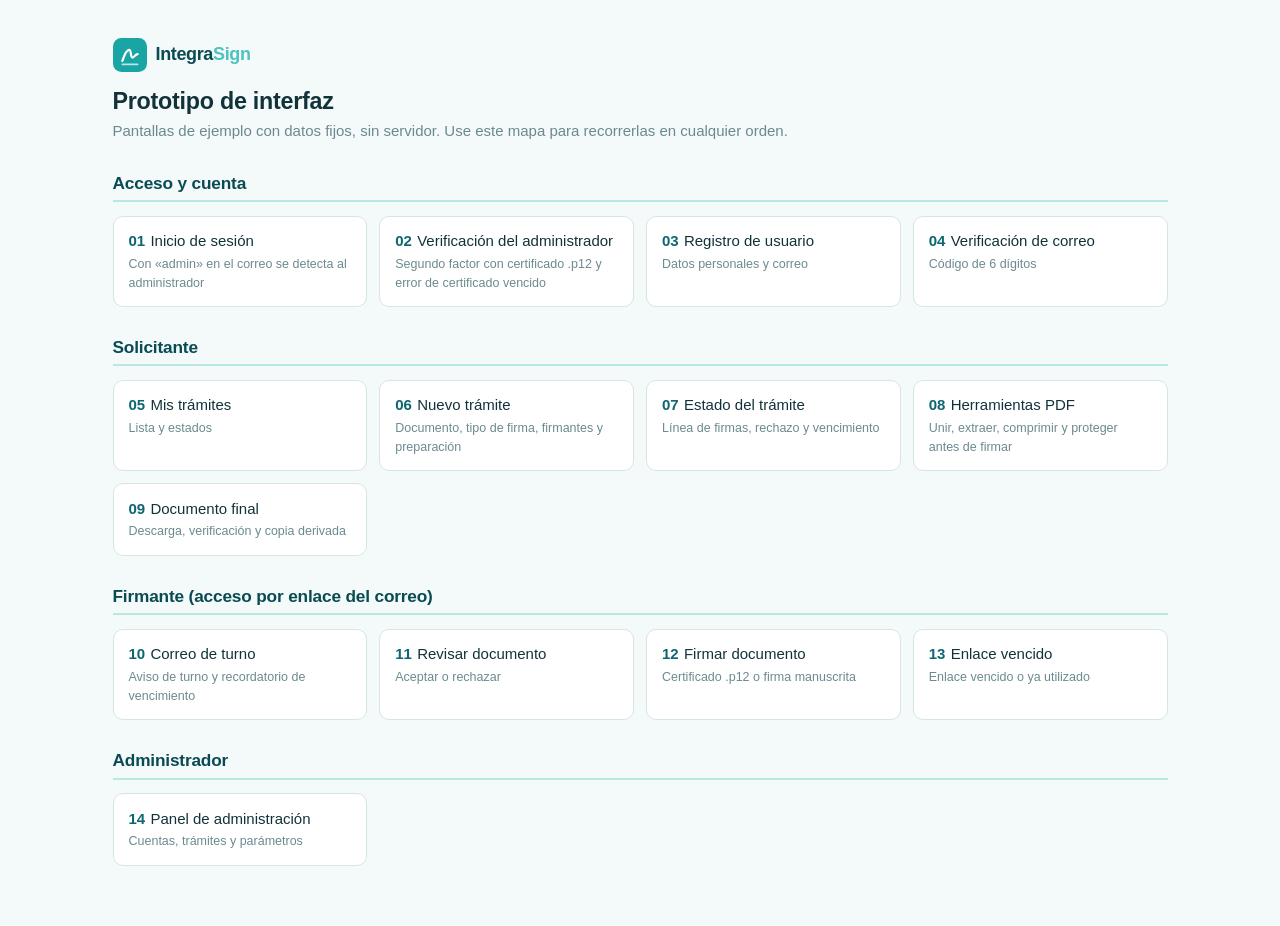
<file: index.html>
<!DOCTYPE html>
<html lang="es">
<head>
  <meta charset="utf-8">
  <meta name="viewport" content="width=device-width, initial-scale=1">
  <title>IntegraSign · Mapa de pantallas</title>
  <link rel="stylesheet" href="css/estilos.css">
</head>
<body>
<div class="mapa">
  <div id="marca" style="color:var(--c-800);font-size:1.3rem"></div>
  <h1>Prototipo de interfaz</h1>
  <p class="muted">Pantallas de ejemplo con datos fijos, sin servidor. Use este mapa para recorrerlas en cualquier orden.</p>

  <div class="grupo">
    <h2>Acceso y cuenta</h2>
    <div class="lista">
      <a href="01-inicio-sesion.html"><b>01</b>Inicio de sesión<small>Con «admin» en el correo se detecta al administrador</small></a>
      <a href="02-verificacion-administrador.html"><b>02</b>Verificación del administrador<small>Segundo factor con certificado .p12 y error de certificado vencido</small></a>
      <a href="03-registro.html"><b>03</b>Registro de usuario<small>Datos personales y correo</small></a>
      <a href="04-verificar-correo.html"><b>04</b>Verificación de correo<small>Código de 6 dígitos</small></a>
    </div>
  </div>

  <div class="grupo">
    <h2>Solicitante</h2>
    <div class="lista">
      <a href="05-mis-tramites.html"><b>05</b>Mis trámites<small>Lista y estados</small></a>
      <a href="06-nuevo-tramite.html"><b>06</b>Nuevo trámite<small>Documento, tipo de firma, firmantes y preparación</small></a>
      <a href="07-estado-tramite.html"><b>07</b>Estado del trámite<small>Línea de firmas, rechazo y vencimiento</small></a>
      <a href="08-herramientas-pdf.html"><b>08</b>Herramientas PDF<small>Unir, extraer, comprimir y proteger antes de firmar</small></a>
      <a href="09-documento-final.html"><b>09</b>Documento final<small>Descarga, verificación y copia derivada</small></a>
    </div>
  </div>

  <div class="grupo">
    <h2>Firmante (acceso por enlace del correo)</h2>
    <div class="lista">
      <a href="10-correo-turno.html"><b>10</b>Correo de turno<small>Aviso de turno y recordatorio de vencimiento</small></a>
      <a href="11-revisar-documento.html"><b>11</b>Revisar documento<small>Aceptar o rechazar</small></a>
      <a href="12-firmar-documento.html"><b>12</b>Firmar documento<small>Certificado .p12 o firma manuscrita</small></a>
      <a href="13-enlace-vencido.html"><b>13</b>Enlace vencido<small>Enlace vencido o ya utilizado</small></a>
    </div>
  </div>

  <div class="grupo">
    <h2>Administrador</h2>
    <div class="lista">
      <a href="14-panel-administrador.html"><b>14</b>Panel de administración<small>Cuentas, trámites y parámetros</small></a>
    </div>
  </div>
</div>
<script src="js/app.js"></script>
<script>document.getElementById('marca').innerHTML = MARCA;</script>
</body>
</html>
</file>
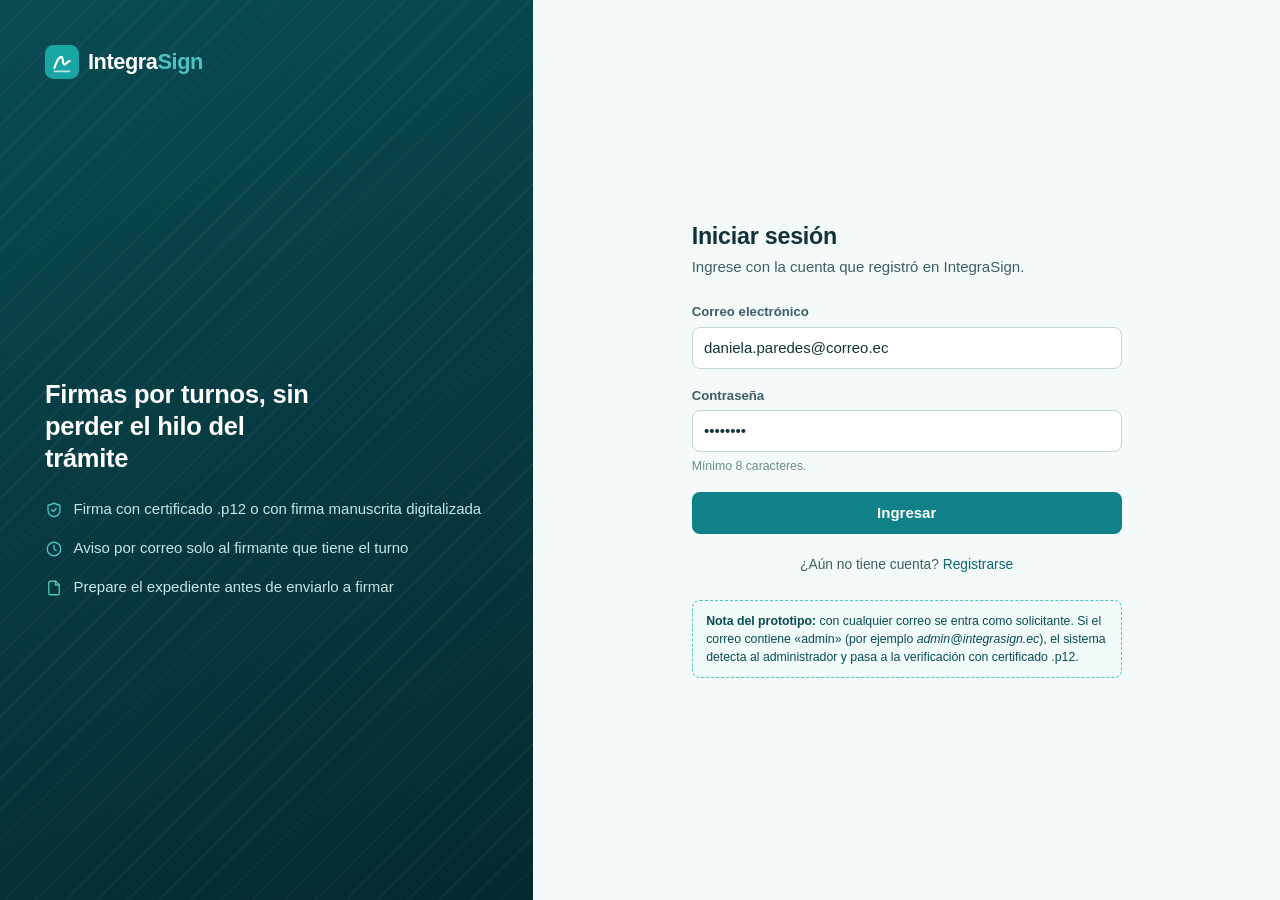
<file: 01-inicio-sesion.html>
<!DOCTYPE html>
<html lang="es">
<head>
  <meta charset="utf-8">
  <meta name="viewport" content="width=device-width, initial-scale=1">
  <title>Iniciar sesión · IntegraSign</title>
  <link rel="stylesheet" href="css/estilos.css">
</head>
<body>
<div class="auth">
  <aside class="auth-side">
    <div class="brand" id="marca"></div>
    <div>
      <h2>Firmas por turnos, sin perder el hilo del trámite</h2>
      <ul>
        <li><svg class="ico" viewBox="0 0 24 24"><path d="M12 3l8 3v6c0 5-3.5 8-8 9-4.5-1-8-4-8-9V6z"/><path d="M9 12l2 2 4-4"/></svg>Firma con certificado .p12 o con firma manuscrita digitalizada</li>
        <li><svg class="ico" viewBox="0 0 24 24"><circle cx="12" cy="12" r="9"/><path d="M12 7v5l3 2"/></svg>Aviso por correo solo al firmante que tiene el turno</li>
        <li><svg class="ico" viewBox="0 0 24 24"><path d="M14 3H7a2 2 0 0 0-2 2v14a2 2 0 0 0 2 2h10a2 2 0 0 0 2-2V8z"/><path d="M14 3v5h5"/></svg>Prepare el expediente antes de enviarlo a firmar</li>
      </ul>
    </div>
    <div class="foot"></div>
  </aside>

  <main class="auth-main">
    <div class="auth-card">
      <h1>Iniciar sesión</h1>
      <p class="lead">Ingrese con la cuenta que registró en IntegraSign.</p>

      <form id="form-login" autocomplete="off">
        <div class="field">
          <label for="correo">Correo electrónico</label>
          <input class="input" id="correo" type="email" placeholder="nombre@correo.ec" value="daniela.paredes@correo.ec" required>
        </div>
        <div class="field">
          <label for="clave">Contraseña</label>
          <input class="input" id="clave" type="password" value="********" required>
          <div class="hint">Mínimo 8 caracteres.</div>
        </div>
        <button class="btn btn-primary btn-block" type="submit">Ingresar</button>
      </form>

      <div class="auth-links">¿Aún no tiene cuenta? <a href="03-registro.html">Registrarse</a></div>

      <div class="nota-proto">
        <strong>Nota del prototipo:</strong> con cualquier correo se entra como solicitante.
        Si el correo contiene «admin» (por ejemplo <em>admin@integrasign.ec</em>), el sistema detecta al administrador y pasa a la verificación con certificado .p12.
      </div>
    </div>
  </main>
</div>

<script src="js/app.js"></script>
<script>
  document.getElementById('marca').outerHTML = MARCA;
  document.getElementById('form-login').addEventListener('submit', function (e) {
    e.preventDefault();
    const correo = document.getElementById('correo').value.toLowerCase();
    location.href = correo.indexOf('admin') !== -1 ? '02-verificacion-administrador.html' : '05-mis-tramites.html';
  });
</script>
</body>
</html>
</file>
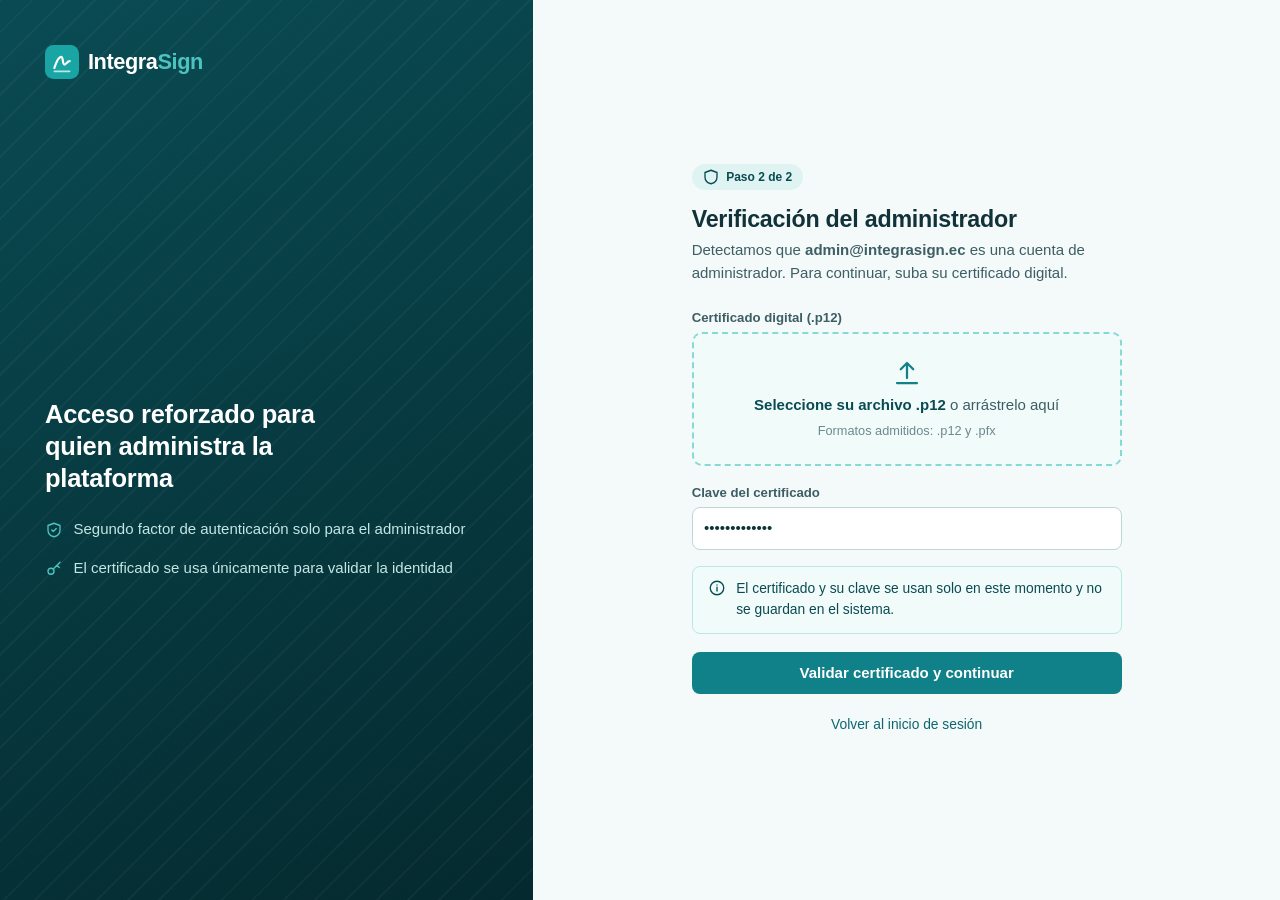
<file: 02-verificacion-administrador.html>
<!DOCTYPE html>
<html lang="es">
<head>
  <meta charset="utf-8">
  <meta name="viewport" content="width=device-width, initial-scale=1">
  <title>Verificación del administrador · IntegraSign</title>
  <link rel="stylesheet" href="css/estilos.css">
</head>
<body>
<div class="auth">
  <aside class="auth-side">
    <div class="brand" id="marca"></div>
    <div>
      <h2>Acceso reforzado para quien administra la plataforma</h2>
      <ul>
        <li><svg class="ico" viewBox="0 0 24 24"><path d="M12 3l8 3v6c0 5-3.5 8-8 9-4.5-1-8-4-8-9V6z"/><path d="M9 12l2 2 4-4"/></svg>Segundo factor de autenticación solo para el administrador</li>
        <li><svg class="ico" viewBox="0 0 24 24"><circle cx="8" cy="15" r="4"/><path d="M11 12l9-9M16 7l3 3"/></svg>El certificado se usa únicamente para validar la identidad</li>
      </ul>
    </div>
    <div class="foot"></div>
  </aside>

  <main class="auth-main">
    <div class="auth-card">
      <span class="chip-verif" style="margin-bottom:1rem"><svg class="ico" viewBox="0 0 24 24"><path d="M12 3l8 3v6c0 5-3.5 8-8 9-4.5-1-8-4-8-9V6z"/></svg>Paso 2 de 2</span>
      <h1>Verificación del administrador</h1>
      <p class="lead">Detectamos que <strong>admin@integrasign.ec</strong> es una cuenta de administrador. Para continuar, suba su certificado digital.</p>

      <div class="field">
        <label>Certificado digital (.p12)</label>
        <label class="dropzone" for="archivo">
          <svg class="ico" viewBox="0 0 24 24"><path d="M12 16V4M7 9l5-5 5 5M4 20h16"/></svg>
          <span><strong>Seleccione su archivo .p12</strong> o arrástrelo aquí</span>
          <span class="small muted">Formatos admitidos: .p12 y .pfx</span>
        </label>
        <input id="archivo" type="file" accept=".p12,.pfx" class="hidden">
        <div id="archivo-info" class="hidden" style="margin-top:.7rem"></div>
      </div>

      <div class="field">
        <label for="clave-cert">Clave del certificado</label>
        <input class="input" id="clave-cert" type="password" placeholder="Clave de su archivo .p12" value="clave-ejemplo">
      </div>

      <div class="alert bad hidden" id="err-cert" role="alert" style="margin-bottom:1.2rem">
        <svg class="ico" viewBox="0 0 24 24"><path d="M12 9v4M12 17h.01"/><path d="M10.3 3.9L2.4 18a2 2 0 0 0 1.7 3h15.8a2 2 0 0 0 1.7-3L13.7 3.9a2 2 0 0 0-3.4 0z"/></svg>
        <span>Su certificado venció el 15/09/2026. Use un certificado vigente.</span>
      </div>

      <div class="alert info" style="margin-bottom:1.2rem">
        <svg class="ico" viewBox="0 0 24 24"><circle cx="12" cy="12" r="9"/><path d="M12 11v5M12 8h.01"/></svg>
        <span>El certificado y su clave se usan solo en este momento y no se guardan en el sistema.</span>
      </div>

      <button id="validar" class="btn btn-primary btn-block" type="button">Validar certificado y continuar</button>
      <div class="auth-links"><a href="01-inicio-sesion.html">Volver al inicio de sesión</a></div>

      <div id="estado" class="alert ok hidden" style="margin-top:1.2rem">
        <svg class="ico" viewBox="0 0 24 24"><path d="M5 13l4 4L19 7"/></svg>
        <span>Certificado validado. Ingresando al panel…</span>
      </div>
    </div>
  </main>
</div>

<script src="js/app.js"></script>
<script>
  document.getElementById('marca').outerHTML = MARCA;
  vincularArchivo('archivo', 'archivo-info', 'p12');
  /* ejemplo de error: ?error=vencido, o subir un archivo cuyo nombre contenga «vencido» */
  const errCert = document.getElementById('err-cert');
  if (/error=vencido/.test(location.search)) errCert.classList.remove('hidden');
  document.addEventListener('archivo-listo', function () {
    const f = document.getElementById('archivo').files[0];
    errCert.classList.toggle('hidden', !(f && /vencid/i.test(f.name)));
  });
  document.getElementById('validar').addEventListener('click', function () {
    if (!errCert.classList.contains('hidden')) return;
    document.getElementById('estado').classList.remove('hidden');
    setTimeout(function () { location.href = '14-panel-administrador.html'; }, 1200);
  });
</script>
</body>
</html>
</file>
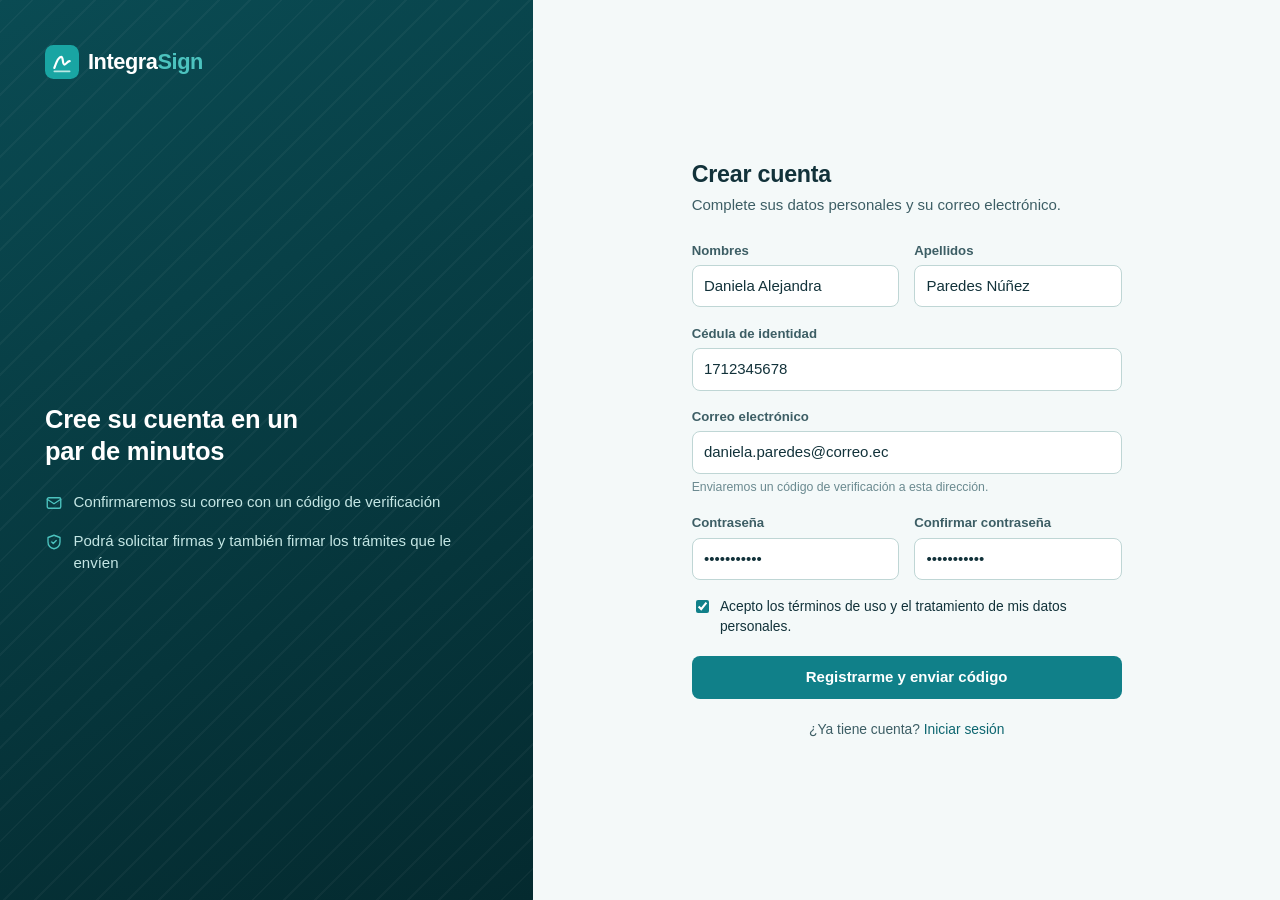
<file: 03-registro.html>
<!DOCTYPE html>
<html lang="es">
<head>
  <meta charset="utf-8">
  <meta name="viewport" content="width=device-width, initial-scale=1">
  <title>Crear cuenta · IntegraSign</title>
  <link rel="stylesheet" href="css/estilos.css">
</head>
<body>
<div class="auth">
  <aside class="auth-side">
    <div class="brand" id="marca"></div>
    <div>
      <h2>Cree su cuenta en un par de minutos</h2>
      <ul>
        <li><svg class="ico" viewBox="0 0 24 24"><rect x="3" y="5" width="18" height="14" rx="2"/><path d="M3 7l9 6 9-6"/></svg>Confirmaremos su correo con un código de verificación</li>
        <li><svg class="ico" viewBox="0 0 24 24"><path d="M12 3l8 3v6c0 5-3.5 8-8 9-4.5-1-8-4-8-9V6z"/><path d="M9 12l2 2 4-4"/></svg>Podrá solicitar firmas y también firmar los trámites que le envíen</li>
      </ul>
    </div>
    <div class="foot"></div>
  </aside>

  <main class="auth-main">
    <div class="auth-card">
      <h1>Crear cuenta</h1>
      <p class="lead">Complete sus datos personales y su correo electrónico.</p>

      <form id="form-registro" autocomplete="off">
        <div class="grid-2">
          <div class="field">
            <label for="nombres">Nombres</label>
            <input class="input" id="nombres" type="text" placeholder="Daniela Alejandra" value="Daniela Alejandra" required>
          </div>
          <div class="field">
            <label for="apellidos">Apellidos</label>
            <input class="input" id="apellidos" type="text" placeholder="Paredes Núñez" value="Paredes Núñez" required>
          </div>
        </div>
        <div class="field">
          <label for="cedula">Cédula de identidad</label>
          <input class="input" id="cedula" type="text" inputmode="numeric" placeholder="1700000000" maxlength="10" value="1712345678">
        </div>
        <div class="field">
          <label for="correo">Correo electrónico</label>
          <input class="input" id="correo" type="email" placeholder="nombre@correo.ec" value="daniela.paredes@correo.ec" required>
          <div class="hint">Enviaremos un código de verificación a esta dirección.</div>
        </div>
        <div class="grid-2">
          <div class="field">
            <label for="clave">Contraseña</label>
            <input class="input" id="clave" type="password" value="Prueba2026*" required>
          </div>
          <div class="field">
            <label for="clave2">Confirmar contraseña</label>
            <input class="input" id="clave2" type="password" value="Prueba2026*" required>
          </div>
        </div>
        <label class="check" style="margin-bottom:1.2rem">
          <input type="checkbox" checked required> <span>Acepto los términos de uso y el tratamiento de mis datos personales.</span>
        </label>
        <button class="btn btn-primary btn-block" type="submit">Registrarme y enviar código</button>
      </form>

      <div class="auth-links">¿Ya tiene cuenta? <a href="01-inicio-sesion.html">Iniciar sesión</a></div>
    </div>
  </main>
</div>

<script src="js/app.js"></script>
<script>
  document.getElementById('marca').outerHTML = MARCA;
  document.getElementById('form-registro').addEventListener('submit', function (e) {
    e.preventDefault();
    try { sessionStorage.setItem('correoRegistro', document.getElementById('correo').value); } catch (x) {}
    location.href = '04-verificar-correo.html';
  });
</script>
</body>
</html>
</file>
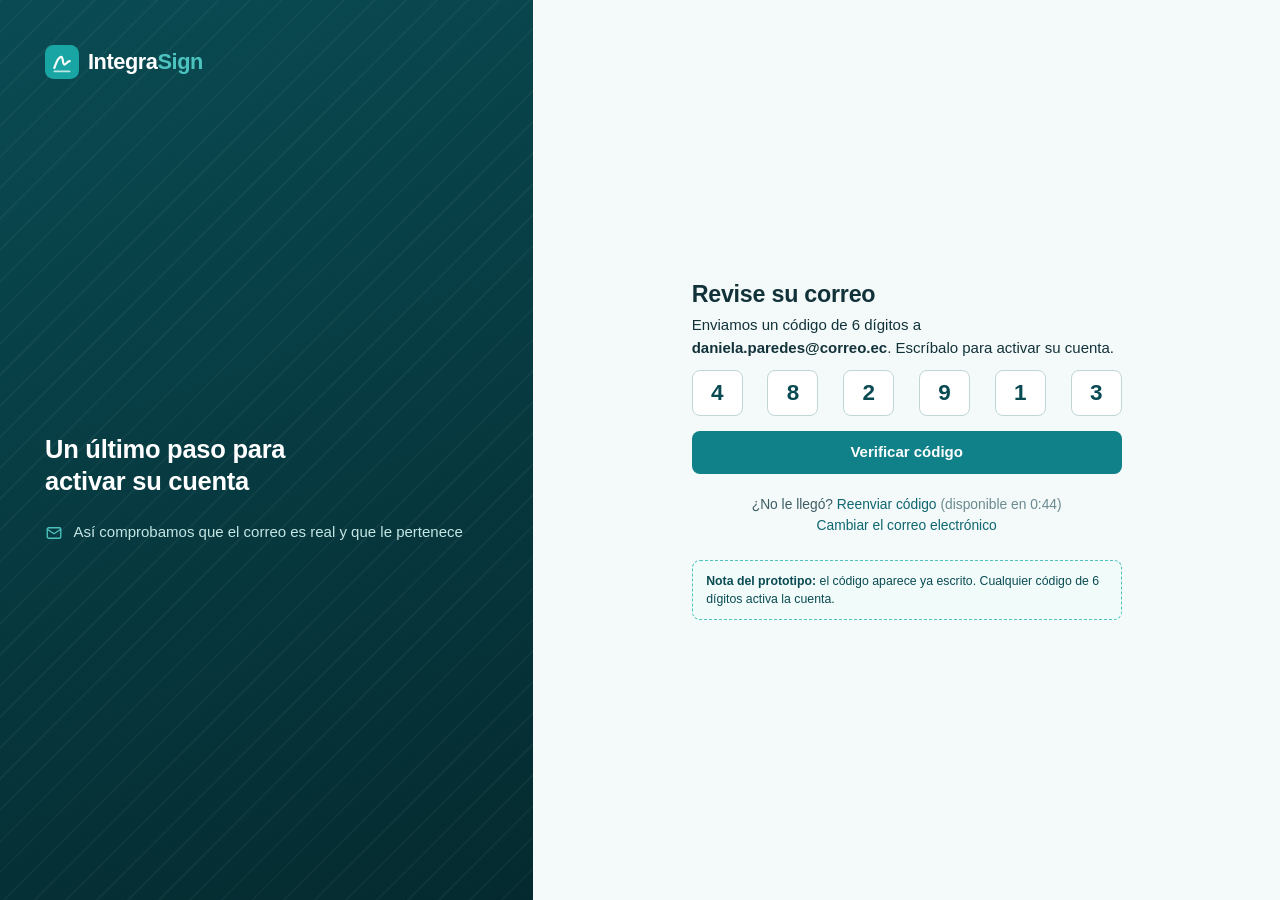
<file: 04-verificar-correo.html>
<!DOCTYPE html>
<html lang="es">
<head>
  <meta charset="utf-8">
  <meta name="viewport" content="width=device-width, initial-scale=1">
  <title>Verificar correo · IntegraSign</title>
  <link rel="stylesheet" href="css/estilos.css">
</head>
<body>
<div class="auth">
  <aside class="auth-side">
    <div class="brand" id="marca"></div>
    <div>
      <h2>Un último paso para activar su cuenta</h2>
      <ul>
        <li><svg class="ico" viewBox="0 0 24 24"><rect x="3" y="5" width="18" height="14" rx="2"/><path d="M3 7l9 6 9-6"/></svg>Así comprobamos que el correo es real y que le pertenece</li>
      </ul>
    </div>
    <div class="foot"></div>
  </aside>

  <main class="auth-main">
    <div class="auth-card">
      <div id="vista-codigo">
        <h1>Revise su correo</h1>
        <p class="lead">Enviamos un código de 6 dígitos a <strong id="destino">daniela.paredes@correo.ec</strong>. Escríbalo para activar su cuenta.</p>

        <div class="otp" id="otp">
          <input inputmode="numeric" maxlength="1" value="4"><input inputmode="numeric" maxlength="1" value="8"><input inputmode="numeric" maxlength="1" value="2">
          <input inputmode="numeric" maxlength="1" value="9"><input inputmode="numeric" maxlength="1" value="1"><input inputmode="numeric" maxlength="1" value="3">
        </div>

        <button id="verificar" class="btn btn-primary btn-block" type="button">Verificar código</button>
        <div class="auth-links">
          ¿No le llegó? <a href="#" id="reenviar">Reenviar código</a> <span class="muted" id="cuenta">(disponible en 0:45)</span><br>
          <a href="03-registro.html">Cambiar el correo electrónico</a>
        </div>

        <div class="nota-proto"><strong>Nota del prototipo:</strong> el código aparece ya escrito. Cualquier código de 6 dígitos activa la cuenta.</div>
      </div>

      <div id="vista-ok" class="hidden" style="text-align:center">
        <div class="mensaje" style="padding-top:0">
          <div class="gran" style="background:var(--ok-bg);color:var(--ok)"><svg class="ico" viewBox="0 0 24 24"><path d="M5 13l4 4L19 7"/></svg></div>
          <h1>Cuenta activada</h1>
          <p class="lead muted" style="margin-top:.5rem">Su correo quedó verificado. Ya puede iniciar sesión.</p>
          <a class="btn btn-primary btn-block" href="01-inicio-sesion.html">Ir a iniciar sesión</a>
        </div>
      </div>
    </div>
  </main>
</div>

<script src="js/app.js"></script>
<script>
  document.getElementById('marca').outerHTML = MARCA;
  activarCodigo('#otp');
  try {
    const c = sessionStorage.getItem('correoRegistro');
    if (c) document.getElementById('destino').textContent = c;
  } catch (x) {}
  document.getElementById('verificar').addEventListener('click', function () {
    document.getElementById('vista-codigo').classList.add('hidden');
    document.getElementById('vista-ok').classList.remove('hidden');
  });
  document.getElementById('reenviar').addEventListener('click', function (e) {
    e.preventDefault(); aviso('Se envió un nuevo código a su correo.');
  });
  let seg = 45;
  const cuenta = document.getElementById('cuenta');
  setInterval(function () {
    if (seg > 0) { seg--; cuenta.textContent = '(disponible en 0:' + String(seg).padStart(2, '0') + ')'; }
    else cuenta.textContent = '';
  }, 1000);
</script>
</body>
</html>
</file>
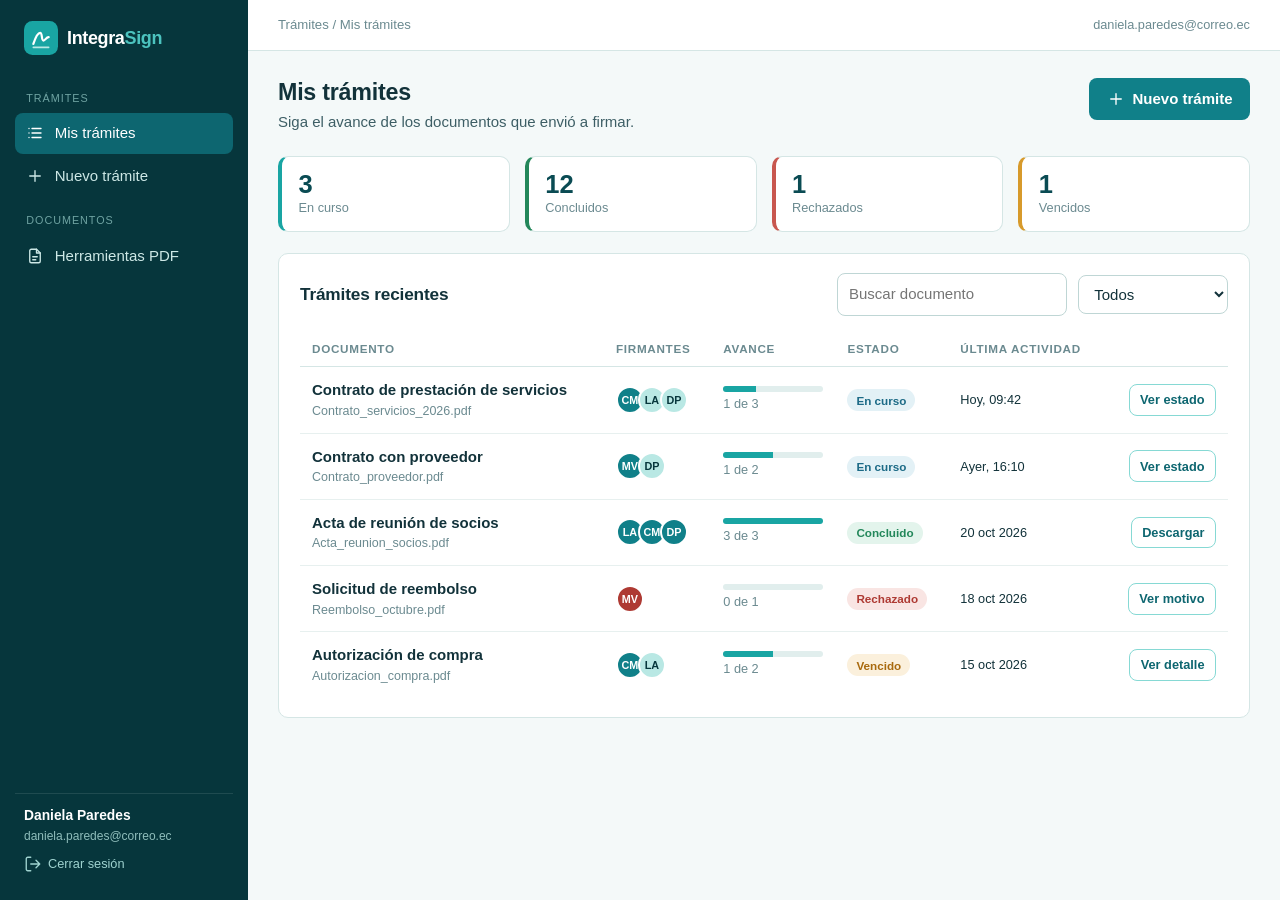
<file: 05-mis-tramites.html>
<!DOCTYPE html>
<html lang="es">
<head>
  <meta charset="utf-8">
  <meta name="viewport" content="width=device-width, initial-scale=1">
  <title>Mis trámites · IntegraSign</title>
  <link rel="stylesheet" href="css/estilos.css">
</head>
<body data-rol="solicitante" data-activo="tramites" data-ruta="Trámites / Mis trámites">
<div class="app">
  <aside class="sidebar" id="menu"></aside>
  <div class="main">
    <header class="topbar" id="barra"></header>
    <main class="content">

      <div class="page-head">
        <div>
          <h1>Mis trámites</h1>
          <p>Siga el avance de los documentos que envió a firmar.</p>
        </div>
        <a class="btn btn-primary" href="06-nuevo-tramite.html"><svg class="ico" viewBox="0 0 24 24"><path d="M12 5v14M5 12h14"/></svg>Nuevo trámite</a>
      </div>

      <section class="stats">
        <div class="stat"><div class="n">3</div><div class="t">En curso</div></div>
        <div class="stat ok"><div class="n">12</div><div class="t">Concluidos</div></div>
        <div class="stat bad"><div class="n">1</div><div class="t">Rechazados</div></div>
        <div class="stat warn"><div class="n">1</div><div class="t">Vencidos</div></div>
      </section>

      <div class="card">
        <div class="card-title">
          <h2>Trámites recientes</h2>
          <div class="row">
            <input class="input" style="width:230px" type="search" placeholder="Buscar documento">
            <select class="input" style="width:150px">
              <option>Todos</option><option>En curso</option><option>Concluidos</option><option>Rechazados</option><option>Vencidos</option>
            </select>
          </div>
        </div>

        <table class="tabla">
          <thead>
            <tr><th>Documento</th><th>Firmantes</th><th>Avance</th><th>Estado</th><th>Última actividad</th><th></th></tr>
          </thead>
          <tbody>
            <tr>
              <td class="doc">Contrato de prestación de servicios<small>Contrato_servicios_2026.pdf</small></td>
              <td><div class="avatars"><span class="av done">CM</span><span class="av">LA</span><span class="av">DP</span></div></td>
              <td><div class="progress"><span style="width:33%"></span></div><span class="small muted">1 de 3</span></td>
              <td><span class="badge curso">En curso</span></td>
              <td class="small">Hoy, 09:42</td>
              <td class="right"><a class="btn btn-secondary btn-sm" href="07-estado-tramite.html">Ver estado</a></td>
            </tr>
            <tr>
              <td class="doc">Contrato con proveedor<small>Contrato_proveedor.pdf</small></td>
              <td><div class="avatars"><span class="av done">MV</span><span class="av">DP</span></div></td>
              <td><div class="progress"><span style="width:50%"></span></div><span class="small muted">1 de 2</span></td>
              <td><span class="badge curso">En curso</span></td>
              <td class="small">Ayer, 16:10</td>
              <td class="right"><a class="btn btn-secondary btn-sm" href="07-estado-tramite.html">Ver estado</a></td>
            </tr>
            <tr>
              <td class="doc">Acta de reunión de socios<small>Acta_reunion_socios.pdf</small></td>
              <td><div class="avatars"><span class="av done">LA</span><span class="av done">CM</span><span class="av done">DP</span></div></td>
              <td><div class="progress"><span style="width:100%"></span></div><span class="small muted">3 de 3</span></td>
              <td><span class="badge ok">Concluido</span></td>
              <td class="small">20 oct 2026</td>
              <td class="right"><a class="btn btn-secondary btn-sm" href="09-documento-final.html">Descargar</a></td>
            </tr>
            <tr>
              <td class="doc">Solicitud de reembolso<small>Reembolso_octubre.pdf</small></td>
              <td><div class="avatars"><span class="av bad">MV</span></div></td>
              <td><div class="progress"><span style="width:0%"></span></div><span class="small muted">0 de 1</span></td>
              <td><span class="badge bad">Rechazado</span></td>
              <td class="small">18 oct 2026</td>
              <td class="right"><a class="btn btn-secondary btn-sm" href="07-estado-tramite.html">Ver motivo</a></td>
            </tr>
            <tr>
              <td class="doc">Autorización de compra<small>Autorizacion_compra.pdf</small></td>
              <td><div class="avatars"><span class="av done">CM</span><span class="av">LA</span></div></td>
              <td><div class="progress"><span style="width:50%"></span></div><span class="small muted">1 de 2</span></td>
              <td><span class="badge warn">Vencido</span></td>
              <td class="small">15 oct 2026</td>
              <td class="right"><a class="btn btn-secondary btn-sm" href="07-estado-tramite.html">Ver detalle</a></td>
            </tr>
          </tbody>
        </table>
      </div>

    </main>
  </div>
</div>
<script src="js/app.js"></script>
</body>
</html>
</file>
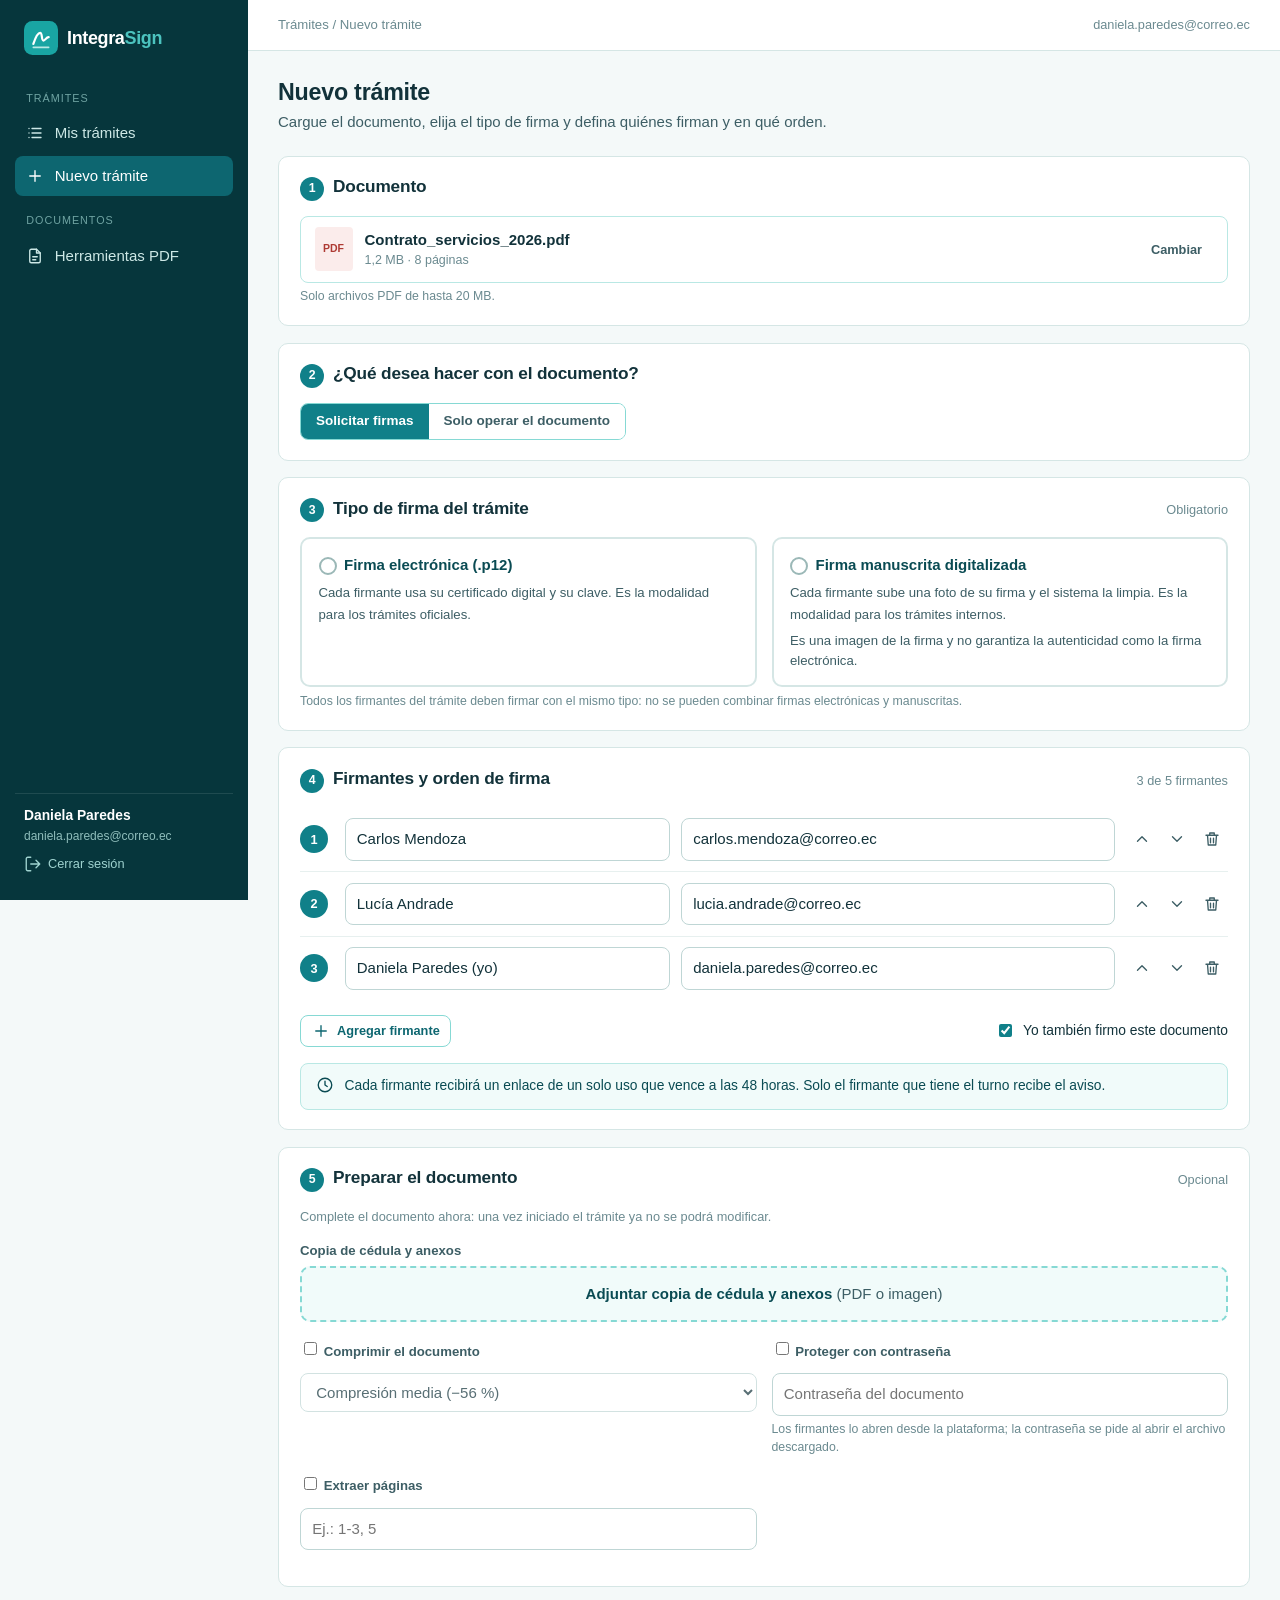
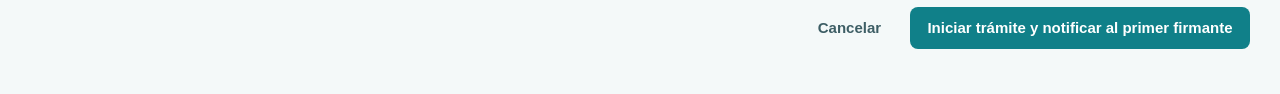
<file: 06-nuevo-tramite.html>
<!DOCTYPE html>
<html lang="es">
<head>
  <meta charset="utf-8">
  <meta name="viewport" content="width=device-width, initial-scale=1">
  <title>Nuevo trámite · IntegraSign</title>
  <link rel="stylesheet" href="css/estilos.css">
  <style>
    .tipos { display: grid; grid-template-columns: 1fr 1fr; gap: 1rem; }
    .tipo-op { position: relative; display: block; cursor: pointer; }
    .tipo-op input { position: absolute; opacity: 0; }
    .tipo-op .caja { display: block; height: 100%; padding: 1rem 1.1rem; background: #fff; border: 2px solid var(--line); border-radius: 10px; transition: border-color .15s, background .15s; }
    .tipo-op:hover .caja { border-color: var(--c-300); }
    .tipo-op input:checked + .caja { border-color: var(--c-600); background: var(--c-50); }
    .tipo-op input:focus-visible + .caja { outline: 2px solid var(--c-400); outline-offset: 2px; }
    .tipo-op strong { display: flex; align-items: center; gap: .5rem; color: var(--c-800); margin-bottom: .25rem; }
    .tipo-op .marca { width: 18px; height: 18px; border: 2px solid #9bb8b7; border-radius: 50%; flex: none; }
    .tipo-op input:checked + .caja .marca { border-color: var(--c-600); background: radial-gradient(var(--c-600) 45%, #fff 50%); }
    .tipo-op span.d { font-size: .88rem; color: var(--ink-soft); }
    .tipos.invalido .caja { border-color: #d9908b; }
    #bloque-firma { margin-top: 1.1rem; }
    .error-msg { display: none; margin-top: .7rem; }
    .error-msg.show { display: flex; }
  </style>
</head>
<body data-rol="solicitante" data-activo="nuevo" data-ruta="Trámites / Nuevo trámite">
<div class="app">
  <aside class="sidebar" id="menu"></aside>
  <div class="main">
    <header class="topbar" id="barra"></header>
    <main class="content">

      <div class="page-head">
        <div>
          <h1>Nuevo trámite</h1>
          <p>Cargue el documento, elija el tipo de firma y defina quiénes firman y en qué orden.</p>
        </div>
      </div>

      <section class="card">
        <div class="card-title"><h2><span class="num">1</span>Documento</h2></div>
        <div id="doc-cargado" class="file-ok">
          <div class="tipo">PDF</div>
          <div class="meta"><strong>Contrato_servicios_2026.pdf</strong><small>1,2 MB · 8 páginas</small></div>
          <button class="btn btn-ghost btn-sm" type="button">Cambiar</button>
        </div>
        <div class="hint">Solo archivos PDF de hasta 20 MB.</div>
      </section>

      <section class="card">
        <div class="card-title"><h2><span class="num">2</span>¿Qué desea hacer con el documento?</h2></div>
        <div class="seg" id="modo">
          <label><input type="radio" name="modo" value="firma" checked><span>Solicitar firmas</span></label>
          <label><input type="radio" name="modo" value="solo"><span>Solo operar el documento</span></label>
        </div>
        <div id="aviso-solo" class="alert info hidden" style="margin-top:1rem">
          <svg class="ico" viewBox="0 0 24 24"><circle cx="12" cy="12" r="9"/><path d="M12 11v5M12 8h.01"/></svg>
          <span>No se iniciará un trámite de firma. Podrá unir, extraer páginas, comprimir o proteger el documento desde <a href="08-herramientas-pdf.html">Herramientas PDF</a>.</span>
        </div>
      </section>

      <div id="bloque-firma">
        <section class="card" id="bloque-tipo">
          <div class="card-title"><h2><span class="num">3</span>Tipo de firma del trámite</h2><span class="small muted">Obligatorio</span></div>
          <div class="tipos" id="tipos">
            <label class="tipo-op">
              <input type="radio" name="tipo" value="electrónica">
              <span class="caja">
                <strong><span class="marca"></span>Firma electrónica (.p12)</strong>
                <span class="d">Cada firmante usa su certificado digital y su clave. Es la modalidad para los trámites oficiales.</span>
              </span>
            </label>
            <label class="tipo-op">
              <input type="radio" name="tipo" value="manuscrita">
              <span class="caja">
                <strong><span class="marca"></span>Firma manuscrita digitalizada</strong>
                <span class="d">Cada firmante sube una foto de su firma y el sistema la limpia. Es la modalidad para los trámites internos.</span>
                <span class="d" style="display:block;margin-top:.35rem">Es una imagen de la firma y no garantiza la autenticidad como la firma electrónica.</span>
              </span>
            </label>
          </div>
          <div class="hint">Todos los firmantes del trámite deben firmar con el mismo tipo: no se pueden combinar firmas electrónicas y manuscritas.</div>
          <div class="alert bad error-msg" id="err-tipo" role="alert">
            <svg class="ico" viewBox="0 0 24 24"><path d="M12 9v4M12 17h.01"/><path d="M10.3 3.9L2.4 18a2 2 0 0 0 1.7 3h15.8a2 2 0 0 0 1.7-3L13.7 3.9a2 2 0 0 0-3.4 0z"/></svg>
            <span>Elija el tipo de firma del trámite: firma electrónica o firma manuscrita. No se puede iniciar el trámite sin esta selección.</span>
          </div>
        </section>

        <section class="card" id="bloque-firmantes">
          <div class="card-title">
            <h2><span class="num">4</span>Firmantes y orden de firma</h2>
            <span class="small muted" id="contador">3 de 5 firmantes</span>
          </div>

          <ul class="signers" id="lista">
            <li class="signer">
              <span class="ord">1</span>
              <input class="input" value="Carlos Mendoza" aria-label="Nombre">
              <input class="input" value="carlos.mendoza@correo.ec" aria-label="Correo">
              <span class="acciones">
                <button class="icon-btn" type="button" title="Subir" data-mover="-1"><svg class="ico" viewBox="0 0 24 24"><path d="M6 15l6-6 6 6"/></svg></button>
                <button class="icon-btn" type="button" title="Bajar" data-mover="1"><svg class="ico" viewBox="0 0 24 24"><path d="M6 9l6 6 6-6"/></svg></button>
                <button class="icon-btn" type="button" title="Quitar" data-quitar><svg class="ico" viewBox="0 0 24 24"><path d="M4 7h16M10 11v6M14 11v6M6 7l1 13h10l1-13M9 7V4h6v3"/></svg></button>
              </span>
            </li>
            <li class="signer">
              <span class="ord">2</span>
              <input class="input" value="Lucía Andrade" aria-label="Nombre">
              <input class="input" value="lucia.andrade@correo.ec" aria-label="Correo">
              <span class="acciones">
                <button class="icon-btn" type="button" title="Subir" data-mover="-1"><svg class="ico" viewBox="0 0 24 24"><path d="M6 15l6-6 6 6"/></svg></button>
                <button class="icon-btn" type="button" title="Bajar" data-mover="1"><svg class="ico" viewBox="0 0 24 24"><path d="M6 9l6 6 6-6"/></svg></button>
                <button class="icon-btn" type="button" title="Quitar" data-quitar><svg class="ico" viewBox="0 0 24 24"><path d="M4 7h16M10 11v6M14 11v6M6 7l1 13h10l1-13M9 7V4h6v3"/></svg></button>
              </span>
            </li>
            <li class="signer">
              <span class="ord">3</span>
              <input class="input" value="Daniela Paredes (yo)" aria-label="Nombre">
              <input class="input" value="daniela.paredes@correo.ec" aria-label="Correo">
              <span class="acciones">
                <button class="icon-btn" type="button" title="Subir" data-mover="-1"><svg class="ico" viewBox="0 0 24 24"><path d="M6 15l6-6 6 6"/></svg></button>
                <button class="icon-btn" type="button" title="Bajar" data-mover="1"><svg class="ico" viewBox="0 0 24 24"><path d="M6 9l6 6 6-6"/></svg></button>
                <button class="icon-btn" type="button" title="Quitar" data-quitar><svg class="ico" viewBox="0 0 24 24"><path d="M4 7h16M10 11v6M14 11v6M6 7l1 13h10l1-13M9 7V4h6v3"/></svg></button>
              </span>
            </li>
          </ul>

          <div class="row between wrap" style="margin-top:1rem">
            <button class="btn btn-secondary btn-sm" type="button" id="agregar"><svg class="ico" viewBox="0 0 24 24"><path d="M12 5v14M5 12h14"/></svg>Agregar firmante</button>
            <label class="check"><input type="checkbox" checked> <span>Yo también firmo este documento</span></label>
          </div>

          <div class="alert info" style="margin-top:1.1rem">
            <svg class="ico" viewBox="0 0 24 24"><circle cx="12" cy="12" r="9"/><path d="M12 7v5l3 2"/></svg>
            <span>Cada firmante recibirá un enlace de un solo uso que vence a las 48 horas. Solo el firmante que tiene el turno recibe el aviso.</span>
          </div>
        </section>

        <section class="card" id="bloque-preparar">
          <div class="card-title"><h2><span class="num">5</span>Preparar el documento</h2><span class="small muted">Opcional</span></div>
          <p class="small muted" style="margin-bottom:1rem">Complete el documento ahora: una vez iniciado el trámite ya no se podrá modificar.</p>

          <div class="field">
            <label>Copia de cédula y anexos</label>
            <label class="dropzone" for="anexos" style="padding:1rem">
              <span><strong>Adjuntar copia de cédula y anexos</strong> (PDF o imagen)</span>
            </label>
            <input id="anexos" type="file" accept=".pdf,image/*" multiple class="hidden">
            <div id="anexos-info" class="hint"></div>
          </div>

          <div class="grid-2">
            <div class="field">
              <label class="check"><input type="checkbox" id="chk-comprimir"> <span><strong>Comprimir el documento</strong></span></label>
              <select class="input" id="nivel" style="margin-top:.5rem" disabled>
                <option>Compresión media (−56 %)</option><option>Compresión baja (−19 %)</option><option>Compresión alta (−75 %)</option>
              </select>
            </div>
            <div class="field">
              <label class="check"><input type="checkbox" id="chk-proteger"> <span><strong>Proteger con contraseña</strong></span></label>
              <input class="input" id="clave-doc" type="password" placeholder="Contraseña del documento" style="margin-top:.5rem" disabled>
              <div class="hint">Los firmantes lo abren desde la plataforma; la contraseña se pide al abrir el archivo descargado.</div>
            </div>
          </div>
          <div class="grid-2">
            <div class="field">
              <label class="check"><input type="checkbox" id="chk-extraer"> <span><strong>Extraer páginas</strong></span></label>
              <input class="input" id="rango" type="text" placeholder="Ej.: 1-3, 5" style="margin-top:.5rem" disabled>
            </div>
          </div>
        </section>
      </div>

      <div class="row" style="justify-content:flex-end;margin-top:1.3rem">
        <a class="btn btn-ghost" href="05-mis-tramites.html">Cancelar</a>
        <button class="btn btn-primary" type="button" id="iniciar">Iniciar trámite y notificar al primer firmante</button>
      </div>

    </main>
  </div>
</div>

<div class="overlay" id="confirmacion">
  <div class="modal">
    <h2>Trámite iniciado</h2>
    <p class="muted">Desde ahora el documento no se puede modificar. Todos los firmantes firmarán con <strong id="tipo-elegido">firma manuscrita digitalizada</strong>. Se envió el correo con el enlace de firma a <strong>carlos.mendoza@correo.ec</strong>.</p>
    <div class="acciones">
      <a class="btn btn-primary" href="07-estado-tramite.html">Ver estado del trámite</a>
    </div>
  </div>
</div>

<script src="js/app.js"></script>
<script>
  const lista = document.getElementById('lista');
  function renumerar() {
    const filas = lista.querySelectorAll('.signer');
    filas.forEach(function (f, i) { f.querySelector('.ord').textContent = i + 1; });
    document.getElementById('contador').textContent = filas.length + ' de 5 firmantes';
    document.getElementById('agregar').disabled = filas.length >= 5;
  }
  lista.addEventListener('click', function (e) {
    const b = e.target.closest('button'); if (!b) return;
    const fila = b.closest('.signer');
    if (b.hasAttribute('data-quitar')) { fila.remove(); renumerar(); return; }
    const d = parseInt(b.dataset.mover, 10);
    if (d === -1 && fila.previousElementSibling) fila.parentNode.insertBefore(fila, fila.previousElementSibling);
    if (d === 1 && fila.nextElementSibling) fila.parentNode.insertBefore(fila.nextElementSibling, fila);
    renumerar();
  });
  document.getElementById('agregar').addEventListener('click', function () {
    const nueva = lista.lastElementChild.cloneNode(true);
    nueva.querySelectorAll('input.input').forEach(function (i) { i.value = ''; });
    lista.appendChild(nueva); renumerar();
  });

  const soloOperar = function () { return document.querySelector('input[name=modo]:checked').value === 'solo'; };
  document.querySelectorAll('input[name=modo]').forEach(function (r) {
    r.addEventListener('change', function () {
      const solo = soloOperar();
      document.getElementById('bloque-firma').classList.toggle('hidden', solo);
      document.getElementById('aviso-solo').classList.toggle('hidden', !solo);
      document.getElementById('iniciar').textContent = solo ? 'Ir a Herramientas PDF' : 'Iniciar trámite y notificar al primer firmante';
    });
  });

  document.getElementById('anexos').addEventListener('change', function (e) {
    const n = e.target.files.length;
    document.getElementById('anexos-info').textContent = n ? n + (n === 1 ? ' archivo adjunto: ' : ' archivos adjuntos: ') + Array.from(e.target.files).map(function (f) { return f.name; }).join(', ') : '';
  });
  [['chk-comprimir', 'nivel'], ['chk-proteger', 'clave-doc'], ['chk-extraer', 'rango']].forEach(function (p) {
    document.getElementById(p[0]).addEventListener('change', function (e) { document.getElementById(p[1]).disabled = !e.target.checked; });
  });

  /* validación del tipo de firma: debe ser electrónica o manuscrita, una sola para todo el trámite */
  function tipoElegido() { const t = document.querySelector('input[name=tipo]:checked'); return t ? t.value : null; }
  function validar() {
    const ok = tipoElegido() !== null;
    document.getElementById('tipos').classList.toggle('invalido', !ok);
    document.getElementById('err-tipo').classList.toggle('show', !ok);
    if (!ok) document.getElementById('bloque-tipo').scrollIntoView({ behavior: 'smooth', block: 'center' });
    return ok;
  }
  document.querySelectorAll('input[name=tipo]').forEach(function (r) {
    r.addEventListener('change', function () {
      document.getElementById('tipos').classList.remove('invalido');
      document.getElementById('err-tipo').classList.remove('show');
    });
  });
  document.getElementById('iniciar').addEventListener('click', function () {
    if (soloOperar()) { location.href = '08-herramientas-pdf.html'; return; }
    if (!validar()) return;
    document.getElementById('tipo-elegido').textContent = tipoElegido() === 'manuscrita' ? 'firma manuscrita digitalizada' : 'firma electrónica (.p12)';
    abrirModal('confirmacion');
  });

  /* parámetros para las capturas: ?tipo=manuscrita | ?tipo=electronica | ?validar=1 */
  const q = location.search;
  if (/tipo=manuscrita/.test(q)) document.querySelector('input[name=tipo][value=manuscrita]').checked = true;
  if (/tipo=electronica/.test(q)) document.querySelector('input[name=tipo][value="electrónica"]').checked = true;
  if (/validar=1/.test(q)) validar();
</script>
</body>
</html>
</file>
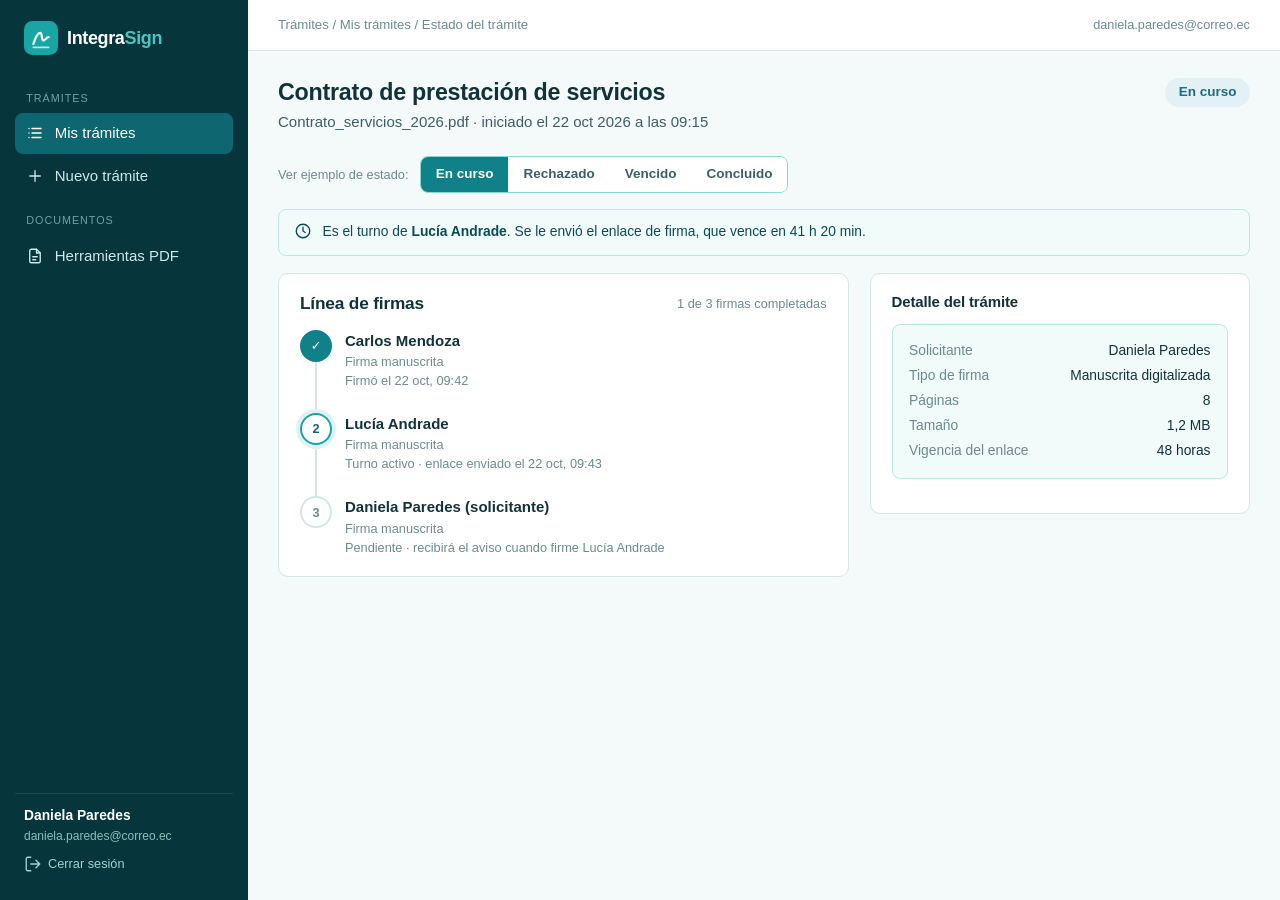
<file: 07-estado-tramite.html>
<!DOCTYPE html>
<html lang="es">
<head>
  <meta charset="utf-8">
  <meta name="viewport" content="width=device-width, initial-scale=1">
  <title>Estado del trámite · IntegraSign</title>
  <link rel="stylesheet" href="css/estilos.css">
</head>
<body data-rol="solicitante" data-activo="tramites" data-ruta="Trámites / Mis trámites / Estado del trámite">
<div class="app">
  <aside class="sidebar" id="menu"></aside>
  <div class="main">
    <header class="topbar" id="barra"></header>
    <main class="content">

      <div class="page-head">
        <div>
          <h1>Contrato de prestación de servicios</h1>
          <p>Contrato_servicios_2026.pdf · iniciado el 22 oct 2026 a las 09:15</p>
        </div>
        <span class="badge curso" id="etiqueta" style="font-size:.9rem;padding:.3rem .9rem">En curso</span>
      </div>

      <div class="row wrap" style="margin-bottom:1.1rem">
        <span class="small muted">Ver ejemplo de estado:</span>
        <div class="seg" id="estados">
          <label><input type="radio" name="est" value="curso" checked><span>En curso</span></label>
          <label><input type="radio" name="est" value="rechazado"><span>Rechazado</span></label>
          <label><input type="radio" name="est" value="vencido"><span>Vencido</span></label>
          <label><input type="radio" name="est" value="concluido"><span>Concluido</span></label>
        </div>
      </div>

      <div id="alerta"></div>

      <div class="cols">
        <section class="card">
          <div class="card-title"><h2>Línea de firmas</h2><span class="small muted" id="progreso">1 de 3 firmas completadas</span></div>
          <ol class="timeline" id="linea"></ol>
        </section>

        <aside>
          <section class="card">
            <h3 style="margin-bottom:.8rem">Detalle del trámite</h3>
            <div class="mail-resumen" style="margin:0">
              <div><span>Solicitante</span><span>Daniela Paredes</span></div>
              <div><span>Tipo de firma</span><span>Manuscrita digitalizada</span></div>
              <div><span>Páginas</span><span>8</span></div>
              <div><span>Tamaño</span><span>1,2 MB</span></div>
              <div><span>Vigencia del enlace</span><span>48 horas</span></div>
            </div>
            <div class="stack" style="margin-top:1rem">
              <a class="btn btn-secondary btn-block" href="09-documento-final.html" id="btn-final">Ir al documento final</a>
              <div id="acciones" class="stack hidden">
                <button class="btn btn-primary btn-block" type="button" id="btn-reenviar">Reenviar convocatoria con enlace nuevo</button>
                <button class="btn btn-danger btn-block" type="button" id="btn-cancelar">Cancelar trámite</button>
              </div>
            </div>
          </section>
        </aside>
      </div>

    </main>
  </div>
</div>

<script src="js/app.js"></script>
<script>
  const FIRMANTES = [
    { n: 'Carlos Mendoza', c: 'Firma manuscrita' },
    { n: 'Lucía Andrade', c: 'Firma manuscrita' },
    { n: 'Daniela Paredes (solicitante)', c: 'Firma manuscrita' }
  ];
  const ESTADOS = {
    curso: {
      etiqueta: ['curso', 'En curso'], progreso: '1 de 3 firmas completadas',
      alerta: '<div class="alert info" style="margin-bottom:1.1rem">' + ico('reloj') + '<span>Es el turno de <strong>Lucía Andrade</strong>. Se le envió el enlace de firma, que vence en 41 h 20 min.</span></div>',
      filas: [['done', 'Firmó el 22 oct, 09:42'], ['turn', 'Turno activo · enlace enviado el 22 oct, 09:43'], ['', 'Pendiente · recibirá el aviso cuando firme Lucía Andrade']],
      final: false
    },
    rechazado: {
      etiqueta: ['bad', 'Rechazado'], progreso: '1 de 3 firmas completadas',
      alerta: '<div class="alert bad" style="margin-bottom:1.1rem">' + ico('alerta') + '<span><strong>Lucía Andrade rechazó la firma.</strong> Motivo: «La cláusula quinta no coincide con lo acordado en la reunión.» El trámite quedó detenido.</span></div>',
      filas: [['done', 'Firmó el 22 oct, 09:42'], ['rej', 'Rechazó el 22 oct, 14:05'], ['', 'No recibió el turno']],
      final: false, reintentar: true
    },
    vencido: {
      etiqueta: ['warn', 'Vencido'], progreso: '1 de 3 firmas completadas',
      alerta: '<div class="alert warn" style="margin-bottom:1.1rem">' + ico('reloj') + '<span>El enlace de <strong>Lucía Andrade</strong> venció sin ser usado. Se registró el trámite como vencido y se conservan las firmas que ya se habían realizado.</span></div>',
      filas: [['done', 'Firmó el 22 oct, 09:42'], ['exp', 'Enlace vencido el 24 oct, 09:43'], ['', 'No recibió el turno']],
      final: false, reintentar: true
    },
    concluido: {
      etiqueta: ['ok', 'Concluido'], progreso: '3 de 3 firmas completadas',
      alerta: '<div class="alert ok" style="margin-bottom:1.1rem">' + ico('check') + '<span>Todas las firmas se completaron. El documento final ya está disponible para descargar.</span></div>',
      filas: [['done', 'Firmó el 22 oct, 09:42'], ['done', 'Firmó el 22 oct, 16:30'], ['done', 'Firmó el 23 oct, 08:12']],
      final: true
    }
  };
  function pintar(clave) {
    const e = ESTADOS[clave];
    const et = document.getElementById('etiqueta');
    et.className = 'badge ' + e.etiqueta[0]; et.textContent = e.etiqueta[1];
    document.getElementById('progreso').textContent = e.progreso;
    document.getElementById('alerta').innerHTML = e.alerta;
    document.getElementById('linea').innerHTML = FIRMANTES.map(function (f, i) {
      const clase = e.filas[i][0];
      const simbolo = clase === 'done' ? '&#10003;' : clase === 'rej' ? '&#10005;' : clase === 'exp' ? '!' : (i + 1);
      return '<li class="' + clase + '"><span class="dot">' + simbolo + '</span><div class="who">' + f.n + '</div>' +
             '<div class="small muted">' + f.c + '</div><div class="when">' + e.filas[i][1] + '</div></li>';
    }).join('');
    document.getElementById('btn-final').classList.toggle('hidden', !e.final);
    document.getElementById('acciones').classList.toggle('hidden', !e.reintentar);
  }
  document.querySelectorAll('input[name=est]').forEach(function (r) {
    r.addEventListener('change', function () { pintar(r.value); });
  });
  const pedido = (location.search.match(/estado=(\w+)/) || [])[1];
  const inicial = ESTADOS[pedido] ? pedido : 'curso';
  const radio = document.querySelector('input[name=est][value=' + inicial + ']');
  if (radio) radio.checked = true;
  pintar(inicial);
  document.getElementById('btn-reenviar').addEventListener('click', function () { aviso('Se envió un enlace nuevo a Lucía Andrade. Vence en 48 horas.'); });
  document.getElementById('btn-cancelar').addEventListener('click', function () { aviso('El trámite fue cancelado.'); });
</script>
</body>
</html>
</file>
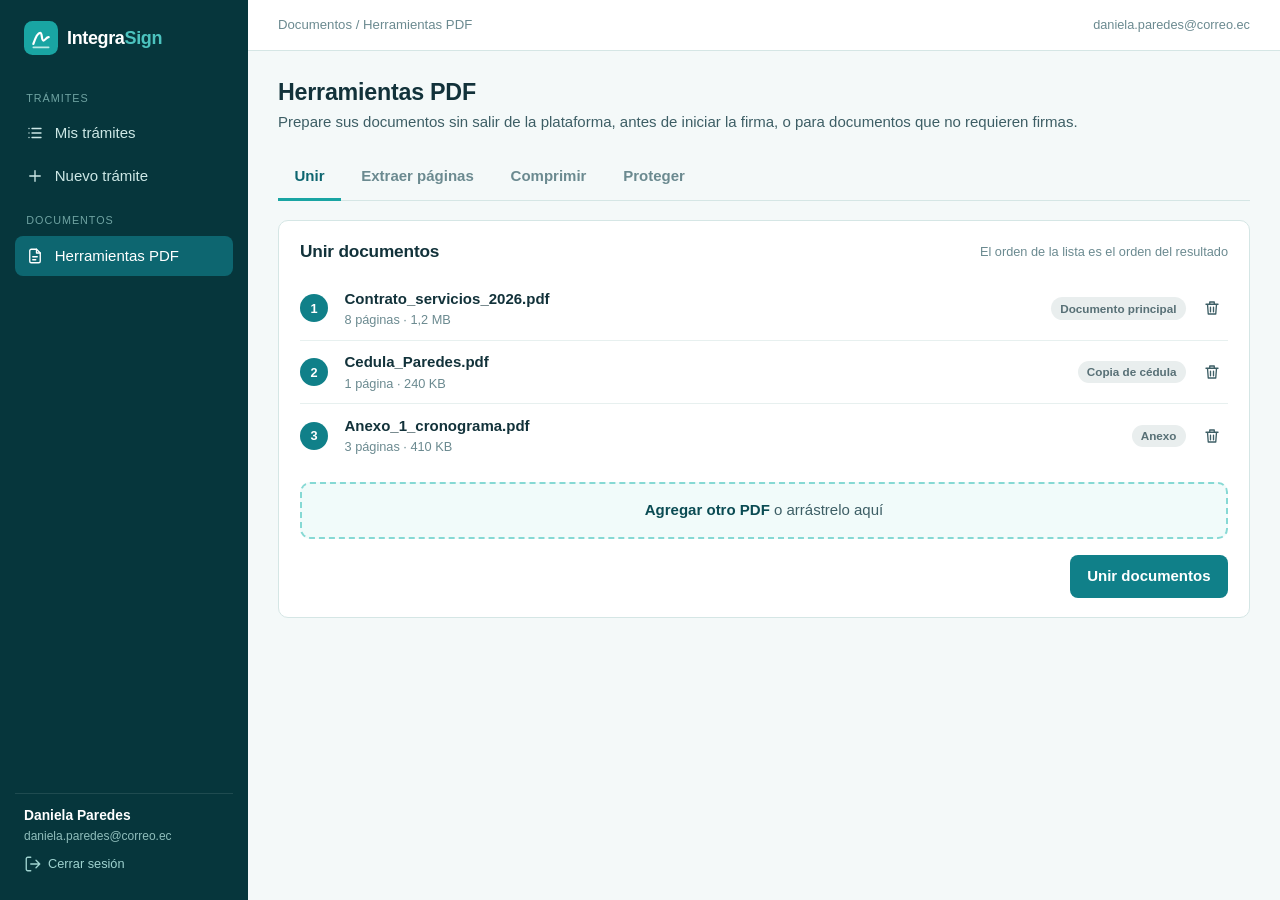
<file: 08-herramientas-pdf.html>
<!DOCTYPE html>
<html lang="es">
<head>
  <meta charset="utf-8">
  <meta name="viewport" content="width=device-width, initial-scale=1">
  <title>Herramientas PDF · IntegraSign</title>
  <link rel="stylesheet" href="css/estilos.css">
</head>
<body data-rol="solicitante" data-activo="pdf" data-ruta="Documentos / Herramientas PDF">
<div class="app">
  <aside class="sidebar" id="menu"></aside>
  <div class="main">
    <header class="topbar" id="barra"></header>
    <main class="content">

      <div class="page-head">
        <div>
          <h1>Herramientas PDF</h1>
          <p>Prepare sus documentos sin salir de la plataforma, antes de iniciar la firma, o para documentos que no requieren firmas.</p>
        </div>
      </div>

      <div class="tabs" data-tabs="paneles">
        <button class="tab active" data-panel="p-unir" type="button">Unir</button>
        <button class="tab" data-panel="p-extraer" type="button">Extraer páginas</button>
        <button class="tab" data-panel="p-comprimir" type="button">Comprimir</button>
        <button class="tab" data-panel="p-proteger" type="button">Proteger</button>
      </div>

      <div id="paneles">

        <!-- UNIR -->
        <section class="panel active" id="p-unir">
          <div class="card">
            <div class="card-title"><h2>Unir documentos</h2><span class="small muted">El orden de la lista es el orden del resultado</span></div>
            <ul class="signers" id="archivos">
              <li class="signer" style="grid-template-columns:34px 1fr auto auto">
                <span class="ord">1</span>
                <div><strong>Contrato_servicios_2026.pdf</strong><div class="small muted">8 páginas · 1,2 MB</div></div>
                <span class="badge gris">Documento principal</span>
                <span class="acciones"><button class="icon-btn" type="button" title="Quitar"><svg class="ico" viewBox="0 0 24 24"><path d="M4 7h16M10 11v6M14 11v6M6 7l1 13h10l1-13M9 7V4h6v3"/></svg></button></span>
              </li>
              <li class="signer" style="grid-template-columns:34px 1fr auto auto">
                <span class="ord">2</span>
                <div><strong>Cedula_Paredes.pdf</strong><div class="small muted">1 página · 240 KB</div></div>
                <span class="badge gris">Copia de cédula</span>
                <span class="acciones"><button class="icon-btn" type="button" title="Quitar"><svg class="ico" viewBox="0 0 24 24"><path d="M4 7h16M10 11v6M14 11v6M6 7l1 13h10l1-13M9 7V4h6v3"/></svg></button></span>
              </li>
              <li class="signer" style="grid-template-columns:34px 1fr auto auto">
                <span class="ord">3</span>
                <div><strong>Anexo_1_cronograma.pdf</strong><div class="small muted">3 páginas · 410 KB</div></div>
                <span class="badge gris">Anexo</span>
                <span class="acciones"><button class="icon-btn" type="button" title="Quitar"><svg class="ico" viewBox="0 0 24 24"><path d="M4 7h16M10 11v6M14 11v6M6 7l1 13h10l1-13M9 7V4h6v3"/></svg></button></span>
              </li>
            </ul>
            <label class="dropzone" for="mas-archivos" style="margin-top:1rem;padding:1rem">
              <span><strong>Agregar otro PDF</strong> o arrástrelo aquí</span>
            </label>
            <input id="mas-archivos" type="file" accept=".pdf" class="hidden">
            <div class="row" style="justify-content:flex-end;margin-top:1.1rem">
              <button class="btn btn-primary" type="button" data-aviso="Se unieron 3 documentos en Documento_unido.pdf (12 páginas).">Unir documentos</button>
            </div>
          </div>
        </section>

        <!-- EXTRAER -->
        <section class="panel" id="p-extraer">
          <div class="card">
            <div class="card-title"><h2>Extraer páginas</h2><span class="small muted">Contrato_servicios_2026.pdf · 8 páginas</span></div>
            <div class="grid-2">
              <div class="field">
                <label for="rango">Páginas a extraer</label>
                <input class="input" id="rango" value="1-3, 5, 8">
                <div class="hint">Use guiones para rangos y comas para separar. Ejemplo: 1-3, 5, 8.</div>
              </div>
              <div class="field">
                <label>Resultado</label>
                <div class="file-ok"><div class="tipo">PDF</div><div class="meta"><strong>Contrato_extracto.pdf</strong><small>5 páginas</small></div></div>
              </div>
            </div>
            <div class="row" style="gap:.5rem;flex-wrap:wrap;margin:.3rem 0 1rem">
              <span class="badge curso">Pág. 1</span><span class="badge curso">Pág. 2</span><span class="badge curso">Pág. 3</span>
              <span class="badge gris">Pág. 4</span><span class="badge curso">Pág. 5</span><span class="badge gris">Pág. 6</span><span class="badge gris">Pág. 7</span><span class="badge curso">Pág. 8</span>
            </div>
            <div class="row" style="justify-content:flex-end">
              <button class="btn btn-primary" type="button" data-aviso="Se generó Contrato_extracto.pdf con 5 páginas.">Extraer páginas</button>
            </div>
          </div>
        </section>

        <!-- COMPRIMIR -->
        <section class="panel" id="p-comprimir">
          <div class="card">
            <div class="card-title"><h2>Comprimir documento</h2><span class="small muted">Documento_unido.pdf · 4,8 MB</span></div>
            <div class="seg" style="margin-bottom:1.1rem">
              <label><input type="radio" name="nivel" value="baja"><span>Baja</span></label>
              <label><input type="radio" name="nivel" value="media" checked><span>Media</span></label>
              <label><input type="radio" name="nivel" value="alta"><span>Alta</span></label>
            </div>
            <div class="mail-resumen" style="margin:0 0 1rem">
              <div><span>Tamaño original</span><span>4,8 MB</span></div>
              <div><span>Tamaño estimado</span><strong id="estimado">2,1 MB (−56 %)</strong></div>
            </div>
            <div class="alert info"><svg class="ico" viewBox="0 0 24 24"><circle cx="12" cy="12" r="9"/><path d="M12 11v5M12 8h.01"/></svg><span>A mayor compresión se reduce la calidad de las imágenes del documento.</span></div>
            <div class="row" style="justify-content:flex-end;margin-top:1.1rem">
              <button class="btn btn-primary" type="button" data-aviso="Documento comprimido: de 4,8 MB a 2,1 MB.">Comprimir</button>
            </div>
          </div>
        </section>

        <!-- PROTEGER -->
        <section class="panel" id="p-proteger">
          <div class="card">
            <div class="card-title"><h2>Proteger con contraseña</h2><span class="small muted">Documento_unido.pdf</span></div>
            <div class="grid-2">
              <div class="field"><label for="pc1">Contraseña</label><input class="input" id="pc1" type="password" value="clave-ejemplo"></div>
              <div class="field"><label for="pc2">Confirmar contraseña</label><input class="input" id="pc2" type="password" value="clave-ejemplo"></div>
            </div>
            <div class="alert warn"><svg class="ico" viewBox="0 0 24 24"><path d="M12 9v4M12 17h.01"/><path d="M10.3 3.9L2.4 18a2 2 0 0 0 1.7 3h15.8a2 2 0 0 0 1.7-3L13.7 3.9a2 2 0 0 0-3.4 0z"/></svg><span>La plataforma no guarda esta contraseña. Si la pierde, no podrá abrir el documento.</span></div>
            <div class="row" style="justify-content:flex-end;margin-top:1.1rem">
              <button class="btn btn-primary" type="button" data-aviso="Documento protegido con contraseña.">Proteger documento</button>
            </div>
          </div>
        </section>

      </div>
    </main>
  </div>
</div>

<script src="js/app.js"></script>
<script>
  document.querySelectorAll('[data-aviso]').forEach(function (b) {
    b.addEventListener('click', function () { aviso(b.dataset.aviso); });
  });
  const EST = { baja: '3,9 MB (−19 %)', media: '2,1 MB (−56 %)', alta: '1,2 MB (−75 %)' };
  document.querySelectorAll('input[name=nivel]').forEach(function (r) {
    r.addEventListener('change', function () { document.getElementById('estimado').textContent = EST[r.value]; });
  });
</script>
</body>
</html>
</file>
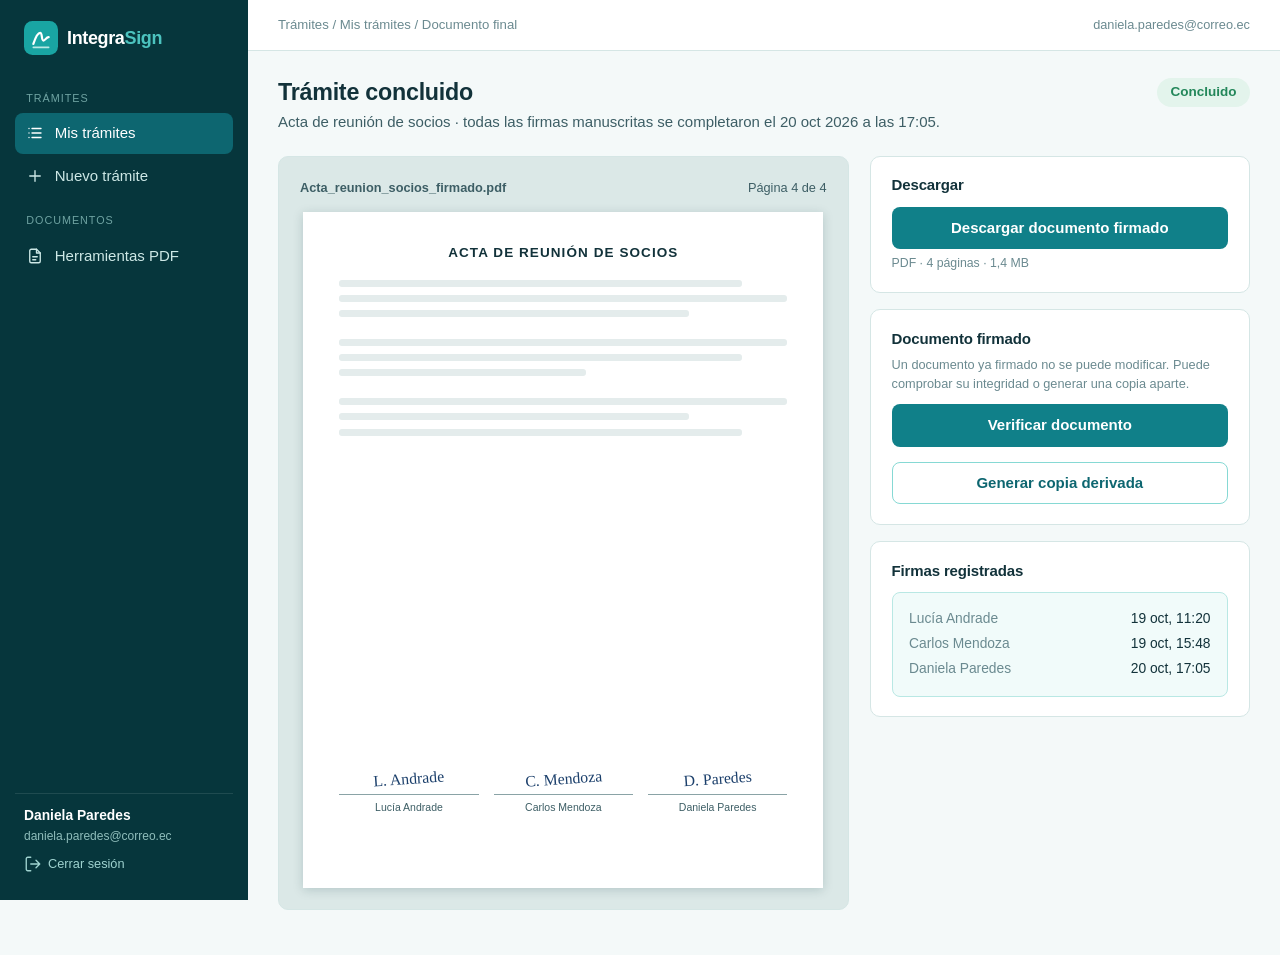
<file: 09-documento-final.html>
<!DOCTYPE html>
<html lang="es">
<head>
  <meta charset="utf-8">
  <meta name="viewport" content="width=device-width, initial-scale=1">
  <title>Documento final · IntegraSign</title>
  <link rel="stylesheet" href="css/estilos.css">
</head>
<body data-rol="solicitante" data-activo="tramites" data-ruta="Trámites / Mis trámites / Documento final">
<div class="app">
  <aside class="sidebar" id="menu"></aside>
  <div class="main">
    <header class="topbar" id="barra"></header>
    <main class="content">

      <div class="page-head">
        <div>
          <h1>Trámite concluido</h1>
          <p id="subtitulo">Acta de reunión de socios · todas las firmas manuscritas se completaron el 20 oct 2026 a las 17:05.</p>
        </div>
        <span class="badge ok" style="font-size:.9rem;padding:.3rem .9rem">Concluido</span>
      </div>

      <div class="cols">
        <section class="visor">
          <div class="visor-bar"><strong>Acta_reunion_socios_firmado.pdf</strong><span class="visor-paginas">Página 4 de 4</span></div>
          <div class="hoja">
            <h4>ACTA DE REUNIÓN DE SOCIOS</h4>
            <div class="ln m"></div><div class="ln"></div><div class="ln s"></div><div class="gap"></div>
            <div class="ln"></div><div class="ln m"></div><div class="ln x"></div><div class="gap"></div>
            <div class="ln"></div><div class="ln s"></div><div class="ln m"></div>
            <div class="firmas">
              <div class="firma-box"><span class="trazo">L. Andrade</span>Lucía Andrade</div>
              <div class="firma-box"><span class="trazo">C. Mendoza</span>Carlos Mendoza</div>
              <div class="firma-box"><span class="trazo">D. Paredes</span>Daniela Paredes</div>
            </div>
          </div>
        </section>

        <aside>
          <section class="card">
            <h3 style="margin-bottom:.8rem">Descargar</h3>
            <a class="btn btn-primary btn-block" href="#" data-aviso="Descargando Acta_reunion_socios_firmado.pdf (1,4 MB)">Descargar documento firmado</a>
            <div class="hint">PDF · 4 páginas · 1,4 MB</div>
          </section>

          <section class="card" id="acciones-doc">
            <h3 style="margin-bottom:.4rem">Documento firmado</h3>
            <p class="small muted">Un documento ya firmado no se puede modificar. Puede comprobar su integridad o generar una copia aparte.</p>
            <div class="stack">
              <button class="btn btn-primary btn-block" type="button" id="btn-verificar">Verificar documento</button>
              <button class="btn btn-secondary btn-block" type="button" id="btn-copia">Generar copia derivada</button>
            </div>
            <div id="resultado" class="alert ok hidden" style="margin-top:.9rem" role="status"></div>
          </section>

          <section class="card">
            <h3 style="margin-bottom:.8rem">Firmas registradas</h3>
            <div class="mail-resumen" style="margin:0">
              <div><span>Lucía Andrade</span><span>19 oct, 11:20</span></div>
              <div><span>Carlos Mendoza</span><span>19 oct, 15:48</span></div>
              <div><span>Daniela Paredes</span><span>20 oct, 17:05</span></div>
            </div>
          </section>
        </aside>
      </div>

    </main>
  </div>
</div>
<script src="js/app.js"></script>
<script>
  /* ?tipo=electronica muestra el mismo trámite con firmas electrónicas */
  if (/tipo=electronica/.test(location.search)) {
    const cajas = document.querySelectorAll('.firma-box');
    ['Lucía Andrade', 'Carlos Mendoza', 'Daniela Paredes'].forEach(function (n, i) {
      cajas[i].innerHTML = '<span class="sello">Firmado con .p12<br>20/10/2026</span>' + n;
    });
    document.getElementById('subtitulo').textContent = 'Acta de reunión de socios · todas las firmas electrónicas se completaron el 20 oct 2026 a las 17:05.';
  }
  const resultado = document.getElementById('resultado');
  function mostrar(clase, icono, texto) {
    resultado.className = 'alert ' + clase;
    resultado.innerHTML = ico(icono) + '<span>' + texto + '</span>';
  }
  document.getElementById('btn-verificar').addEventListener('click', function () {
    mostrar('ok', 'check', 'El documento no ha cambiado desde que se firmó.');
  });
  document.getElementById('btn-copia').addEventListener('click', function () {
    mostrar('info', 'info', 'La copia derivada se identifica como tal y no reemplaza al documento firmado original.');
    aviso('Copia derivada generada.');
  });
  document.querySelectorAll('[data-aviso]').forEach(function (b) {
    b.addEventListener('click', function (e) { e.preventDefault(); aviso(b.dataset.aviso); });
  });
</script>
</body>
</html>
</file>
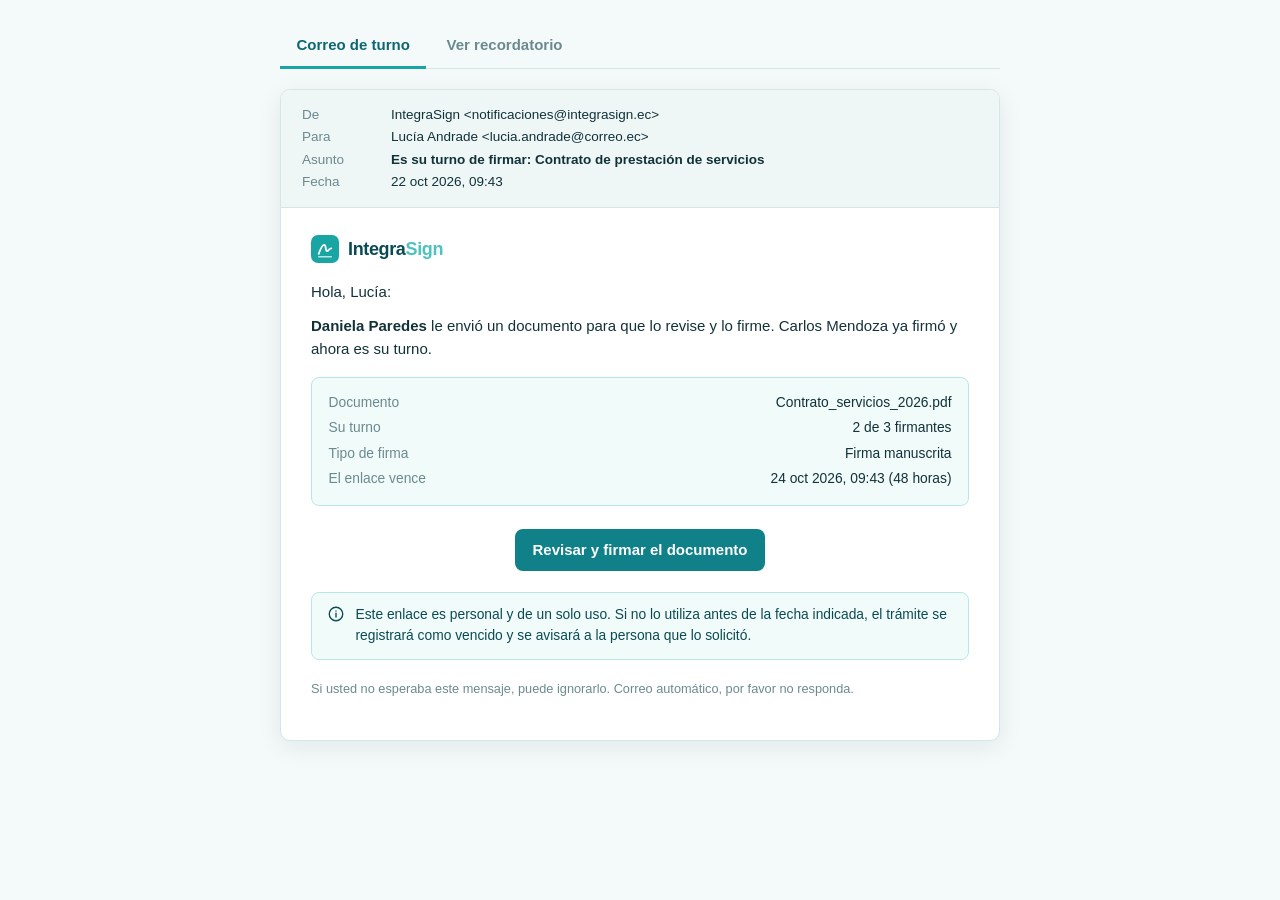
<file: 10-correo-turno.html>
<!DOCTYPE html>
<html lang="es">
<head>
  <meta charset="utf-8">
  <meta name="viewport" content="width=device-width, initial-scale=1">
  <title>Correo de turno de firma · IntegraSign</title>
  <link rel="stylesheet" href="css/estilos.css">
</head>
<body>
<div class="tabs" id="variantes" style="max-width:720px;margin:1.6rem auto -1.2rem">
  <button class="tab active" type="button" data-v="turno">Correo de turno</button>
  <button class="tab" type="button" data-v="recordatorio">Ver recordatorio</button>
</div>
<div class="mail">
  <div class="mail-head">
    <dl>
      <dt>De</dt><dd>IntegraSign &lt;notificaciones@integrasign.ec&gt;</dd>
      <dt>Para</dt><dd>Lucía Andrade &lt;lucia.andrade@correo.ec&gt;</dd>
      <dt>Asunto</dt><dd><strong>Es su turno de firmar: Contrato de prestación de servicios</strong></dd>
      <dt>Fecha</dt><dd>22 oct 2026, 09:43</dd>
    </dl>
  </div>
  <div class="mail-body">
    <div class="logo-line" id="marca"></div>
    <p>Hola, Lucía:</p>
    <p><strong>Daniela Paredes</strong> le envió un documento para que lo revise y lo firme. Carlos Mendoza ya firmó y ahora es su turno.</p>

    <div class="mail-resumen">
      <div><span>Documento</span><span>Contrato_servicios_2026.pdf</span></div>
      <div><span>Su turno</span><span>2 de 3 firmantes</span></div>
      <div><span>Tipo de firma</span><span>Firma manuscrita</span></div>
      <div><span>El enlace vence</span><span>24 oct 2026, 09:43 (48 horas)</span></div>
    </div>

    <p style="text-align:center;margin-bottom:1.4rem">
      <a class="btn btn-primary" href="11-revisar-documento.html">Revisar y firmar el documento</a>
    </p>

    <div class="alert info">
      <svg class="ico" viewBox="0 0 24 24"><circle cx="12" cy="12" r="9"/><path d="M12 11v5M12 8h.01"/></svg>
      <span>Este enlace es personal y de un solo uso. Si no lo utiliza antes de la fecha indicada, el trámite se registrará como vencido y se avisará a la persona que lo solicitó.</span>
    </div>
    <p class="small muted" style="margin-top:1.3rem">Si usted no esperaba este mensaje, puede ignorarlo. Correo automático, por favor no responda.</p>
  </div>
</div>
<script src="js/app.js"></script>
<script>
  document.getElementById('marca').innerHTML = MARCA;
  const T = {
    turno: {
      titulo: 'Correo de turno de firma',
      asunto: 'Es su turno de firmar: Contrato de prestación de servicios',
      fecha: '22 oct 2026, 09:43',
      texto: '<strong>Daniela Paredes</strong> le envió un documento para que lo revise y lo firme. Carlos Mendoza ya firmó y ahora es su turno.',
      vence: '24 oct 2026, 09:43 (48 horas)',
      boton: 'Revisar y firmar el documento'
    },
    recordatorio: {
      titulo: 'Recordatorio de vencimiento',
      asunto: 'Recordatorio: su enlace para firmar vence en 12 horas',
      fecha: '23 oct 2026, 21:43',
      texto: 'Le recordamos que <strong>Daniela Paredes</strong> espera su firma en el documento indicado. Carlos Mendoza ya firmó y su turno sigue pendiente.',
      vence: '24 oct 2026, 09:43 (en 12 horas)',
      boton: 'Revisar y firmar el documento'
    }
  };
  function mostrar(v) {
    const t = T[v];
    document.title = t.titulo + ' · IntegraSign';
    document.querySelector('.mail-head dd strong').textContent = t.asunto;
    document.querySelectorAll('.mail-head dd')[3].textContent = t.fecha;
    document.querySelector('.mail-body p:nth-of-type(2)').innerHTML = t.texto;
    document.querySelectorAll('.mail-resumen div')[3].innerHTML = '<span>El enlace vence</span><span>' + t.vence + '</span>';
    document.querySelector('.mail-body .btn').textContent = t.boton;
    document.querySelectorAll('#variantes .tab').forEach(function (b) { b.classList.toggle('active', b.dataset.v === v); });
  }
  document.querySelectorAll('#variantes .tab').forEach(function (b) { b.addEventListener('click', function () { mostrar(b.dataset.v); }); });
  if (/tipo=recordatorio/.test(location.search)) mostrar('recordatorio');
</script>
</body>
</html>
</file>
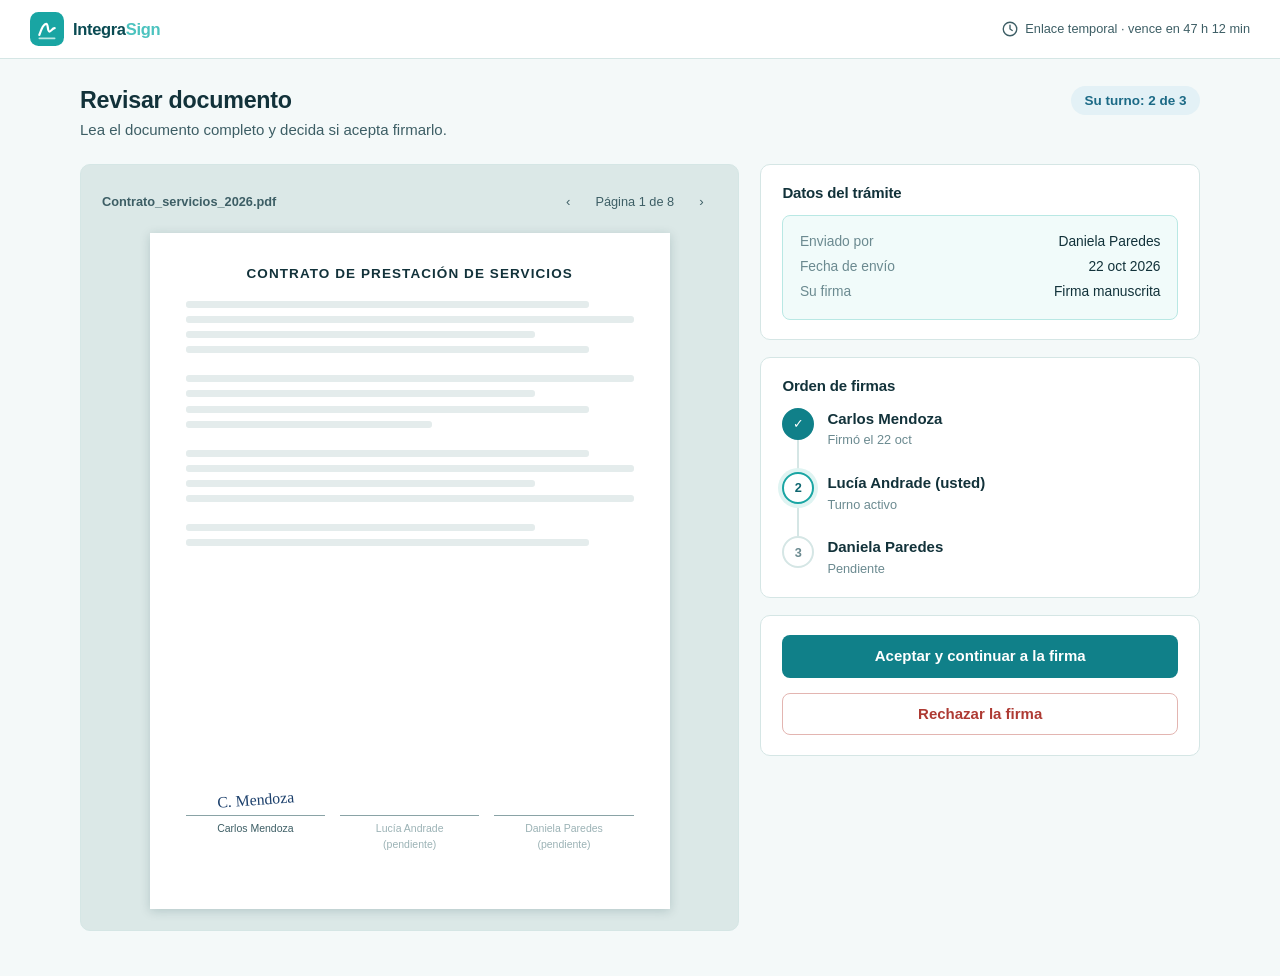
<file: 11-revisar-documento.html>
<!DOCTYPE html>
<html lang="es">
<head>
  <meta charset="utf-8">
  <meta name="viewport" content="width=device-width, initial-scale=1">
  <title>Revisar documento · IntegraSign</title>
  <link rel="stylesheet" href="css/estilos.css">
</head>
<body>
<header class="simple-top">
  <span id="marca"></span>
  <span class="link-info"><svg class="ico" viewBox="0 0 24 24"><circle cx="12" cy="12" r="9"/><path d="M12 7v5l3 2"/></svg>Enlace temporal · vence en 47 h 12 min</span>
</header>

<main class="content" style="margin:0 auto">
  <div class="page-head">
    <div>
      <h1>Revisar documento</h1>
      <p>Lea el documento completo y decida si acepta firmarlo.</p>
    </div>
    <span class="badge curso" style="font-size:.9rem;padding:.3rem .9rem">Su turno: 2 de 3</span>
  </div>

  <div class="cols">
    <section class="visor">
      <div class="visor-bar">
        <strong>Contrato_servicios_2026.pdf</strong>
        <span class="row"><button class="icon-btn" type="button">‹</button><span class="visor-paginas">Página 1 de 8</span><button class="icon-btn" type="button">›</button></span>
      </div>
      <div class="hoja">
        <h4>CONTRATO DE PRESTACIÓN DE SERVICIOS</h4>
        <div class="ln m"></div><div class="ln"></div><div class="ln s"></div><div class="ln m"></div><div class="gap"></div>
        <div class="ln"></div><div class="ln s"></div><div class="ln m"></div><div class="ln x"></div><div class="gap"></div>
        <div class="ln m"></div><div class="ln"></div><div class="ln s"></div><div class="ln"></div><div class="gap"></div>
        <div class="ln s"></div><div class="ln m"></div>
        <div class="firmas">
          <div class="firma-box"><span class="trazo">C. Mendoza</span>Carlos Mendoza</div>
          <div class="firma-box pend">Lucía Andrade<br>(pendiente)</div>
          <div class="firma-box pend">Daniela Paredes<br>(pendiente)</div>
        </div>
      </div>
    </section>

    <aside>
      <section class="card">
        <h3 style="margin-bottom:.8rem">Datos del trámite</h3>
        <div class="mail-resumen" style="margin:0">
          <div><span>Enviado por</span><span>Daniela Paredes</span></div>
          <div><span>Fecha de envío</span><span>22 oct 2026</span></div>
          <div><span>Su firma</span><span>Firma manuscrita</span></div>
        </div>
      </section>

      <section class="card">
        <h3 style="margin-bottom:.8rem">Orden de firmas</h3>
        <ol class="timeline">
          <li class="done"><span class="dot">&#10003;</span><div class="who">Carlos Mendoza</div><div class="when">Firmó el 22 oct</div></li>
          <li class="turn"><span class="dot">2</span><div class="who">Lucía Andrade (usted)</div><div class="when">Turno activo</div></li>
          <li><span class="dot">3</span><div class="who">Daniela Paredes</div><div class="when">Pendiente</div></li>
        </ol>
      </section>

      <section class="card">
        <div class="stack">
          <a class="btn btn-primary btn-block" href="12-firmar-documento.html">Aceptar y continuar a la firma</a>
          <button class="btn btn-danger btn-block" type="button" data-abrir="modal-rechazo">Rechazar la firma</button>
        </div>
      </section>
    </aside>
  </div>
</main>

<div class="overlay" id="modal-rechazo">
  <div class="modal">
    <h2>Rechazar la firma</h2>
    <p class="muted">El trámite se detendrá y se avisará a Daniela Paredes con el motivo que escriba.</p>
    <div class="field" style="margin-top:1rem">
      <label for="motivo">Motivo del rechazo</label>
      <textarea class="input" id="motivo">La cláusula quinta no coincide con lo acordado en la reunión.</textarea>
    </div>
    <div class="acciones">
      <button class="btn btn-ghost" type="button" data-cerrar="modal-rechazo">Cancelar</button>
      <button class="btn btn-danger" type="button" id="confirmar-rechazo">Confirmar rechazo</button>
    </div>
  </div>
</div>

<script src="js/app.js"></script>
<script>
  document.getElementById('marca').innerHTML = MARCA;
  document.getElementById('confirmar-rechazo').addEventListener('click', function () {
    cerrarModal('modal-rechazo');
    aviso('Rechazo registrado. Se notificó a la persona que solicitó la firma.');
  });
</script>
</body>
</html>
</file>
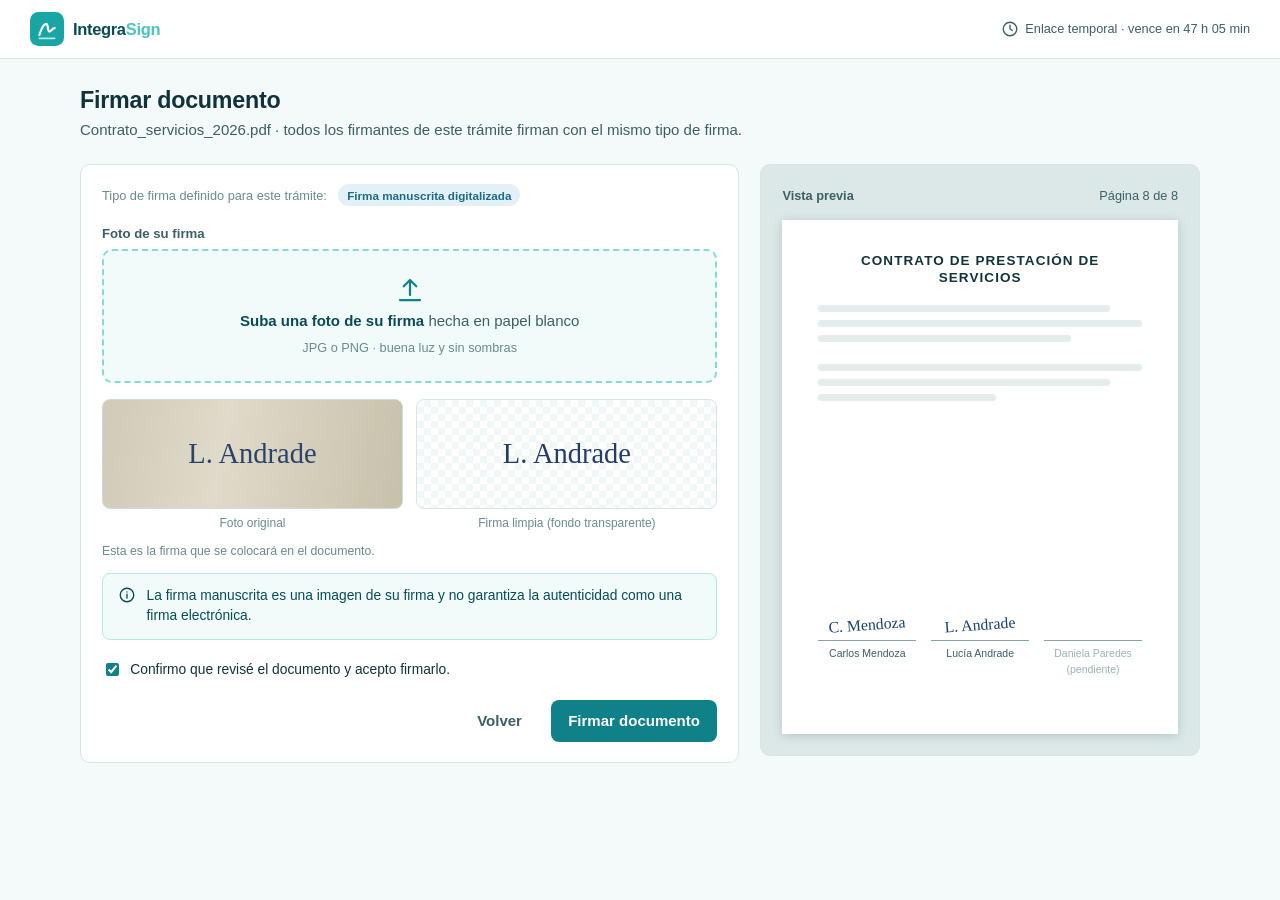
<file: 12-firmar-documento.html>
<!DOCTYPE html>
<html lang="es">
<head>
  <meta charset="utf-8">
  <meta name="viewport" content="width=device-width, initial-scale=1">
  <title>Firmar documento · IntegraSign</title>
  <link rel="stylesheet" href="css/estilos.css">
</head>
<body>
<header class="simple-top">
  <span id="marca"></span>
  <span class="link-info"><svg class="ico" viewBox="0 0 24 24"><circle cx="12" cy="12" r="9"/><path d="M12 7v5l3 2"/></svg>Enlace temporal · vence en 47 h 05 min</span>
</header>

<main class="content" style="margin:0 auto">
  <div class="page-head">
    <div>
      <h1>Firmar documento</h1>
      <p>Contrato_servicios_2026.pdf · todos los firmantes de este trámite firman con el mismo tipo de firma.</p>
    </div>
  </div>

  <div class="cols">
    <section class="card">
      <div class="row" style="margin-bottom:1.2rem">
        <span class="small muted">Tipo de firma definido para este trámite:</span>
        <span class="badge curso" id="tipo-badge">Firma manuscrita digitalizada</span>
      </div>

      <div id="metodos">
        <div class="panel" id="m-p12">
          <div class="field">
            <label>Archivo del certificado</label>
            <label class="dropzone" for="p12">
              <svg class="ico" viewBox="0 0 24 24"><path d="M12 16V4M7 9l5-5 5 5M4 20h16"/></svg>
              <span><strong>Seleccione su archivo .p12</strong> o arrástrelo aquí</span>
            </label>
            <input id="p12" type="file" accept=".p12,.pfx" class="hidden">
            <div id="p12-info" class="hidden" style="margin-top:.7rem"></div>
          </div>
          <div class="field">
            <label for="clave">Clave del certificado</label>
            <input class="input" id="clave" type="password" placeholder="Clave de su archivo .p12">
          </div>
          <div class="alert info"><svg class="ico" viewBox="0 0 24 24"><circle cx="12" cy="12" r="9"/><path d="M12 11v5M12 8h.01"/></svg><span>El archivo y la clave se usan solo para firmar ahora y se eliminan enseguida. La plataforma no los guarda.</span></div>
          <div class="alert warn" style="margin-top:.8rem"><svg class="ico" viewBox="0 0 24 24"><path d="M12 9v4M12 17h.01"/><path d="M10.3 3.9L2.4 18a2 2 0 0 0 1.7 3h15.8a2 2 0 0 0 1.7-3L13.7 3.9a2 2 0 0 0-3.4 0z"/></svg><span>Antes de firmar se comprueba que su certificado esté dentro de su fecha de validez. La plataforma no verifica si fue revocado; puede comprobarlo en un validador oficial como FirmaEC.</span></div>
          <label class="check" style="margin-top:.9rem"><input type="checkbox" id="declara"> <span>Declaro que mi certificado no ha sido revocado.</span></label>
          <div class="alert bad hidden" id="err-cert" role="alert" style="margin-top:.8rem"><svg class="ico" viewBox="0 0 24 24"><path d="M12 9v4M12 17h.01"/><path d="M10.3 3.9L2.4 18a2 2 0 0 0 1.7 3h15.8a2 2 0 0 0 1.7-3L13.7 3.9a2 2 0 0 0-3.4 0z"/></svg><span id="err-cert-txt">Su certificado venció el 15/09/2026. Use un certificado vigente.</span></div>
        </div>

        <div class="panel active" id="m-man">
          <div class="field">
            <label>Foto de su firma</label>
            <label class="dropzone" for="foto">
              <svg class="ico" viewBox="0 0 24 24"><path d="M12 16V4M7 9l5-5 5 5M4 20h16"/></svg>
              <span><strong>Suba una foto de su firma</strong> hecha en papel blanco</span>
              <span class="small muted">JPG o PNG · buena luz y sin sombras</span>
            </label>
            <input id="foto" type="file" accept="image/*" class="hidden">
          </div>
          <div class="compara">
            <figure><div class="foto sucia">L. Andrade</div><figcaption>Foto original</figcaption></figure>
            <figure><div class="foto limpia">L. Andrade</div><figcaption>Firma limpia (fondo transparente)</figcaption></figure>
          </div>
          <div class="hint" style="margin-top:.7rem">Esta es la firma que se colocará en el documento.</div>
          <div class="alert info" style="margin-top:.8rem"><svg class="ico" viewBox="0 0 24 24"><circle cx="12" cy="12" r="9"/><path d="M12 11v5M12 8h.01"/></svg><span>La firma manuscrita es una imagen de su firma y no garantiza la autenticidad como una firma electrónica.</span></div>
        </div>
      </div>

      <label class="check" style="margin:1.3rem 0">
        <input type="checkbox" checked> <span>Confirmo que revisé el documento y acepto firmarlo.</span>
      </label>
      <div class="row" style="justify-content:flex-end">
        <a class="btn btn-ghost" href="11-revisar-documento.html">Volver</a>
        <button class="btn btn-primary" type="button" id="firmar">Firmar documento</button>
      </div>
    </section>

    <section class="visor">
      <div class="visor-bar"><strong>Vista previa</strong><span class="visor-paginas">Página 8 de 8</span></div>
      <div class="hoja">
        <h4>CONTRATO DE PRESTACIÓN DE SERVICIOS</h4>
        <div class="ln m"></div><div class="ln"></div><div class="ln s"></div><div class="gap"></div>
        <div class="ln"></div><div class="ln m"></div><div class="ln x"></div>
        <div class="firmas">
          <div class="firma-box" id="fb-carlos"><span class="trazo">C. Mendoza</span>Carlos Mendoza</div>
          <div class="firma-box" id="fb-lucia"><span class="trazo">L. Andrade</span>Lucía Andrade</div>
          <div class="firma-box pend">Daniela Paredes<br>(pendiente)</div>
        </div>
      </div>
    </section>
  </div>
</main>

<div class="overlay" id="listo">
  <div class="modal" style="text-align:center">
    <div class="mensaje" style="padding:0"><div class="gran" style="background:var(--ok-bg);color:var(--ok)"><svg class="ico" viewBox="0 0 24 24"><path d="M5 13l4 4L19 7"/></svg></div></div>
    <h2>Documento firmado</h2>
    <p class="muted">Su firma quedó registrada y el enlace ya no se puede volver a usar. Se avisó a Daniela Paredes, que es la siguiente en firmar.</p>
    <div class="acciones" style="justify-content:center"><a class="btn btn-primary" href="10-correo-turno.html">Entendido</a></div>
  </div>
</div>

<script src="js/app.js"></script>
<script>
  document.getElementById('marca').innerHTML = MARCA;
  vincularArchivo('p12', 'p12-info', 'p12');
  if (/tipo=electronica/.test(location.search)) {
    document.getElementById('m-man').classList.remove('active');
    document.getElementById('m-p12').classList.add('active');
    document.getElementById('tipo-badge').textContent = 'Firma electrónica (.p12)';
    document.getElementById('fb-carlos').innerHTML = '<span class="sello">Firmado con .p12<br>22/10/2026</span>Carlos Mendoza';
    document.getElementById('fb-lucia').innerHTML = '<span class="sello">Se firmará<br>con .p12</span>Lucía Andrade';
  }
  const errCert = document.getElementById('err-cert');
  const esP12 = function () { return document.getElementById('m-p12').classList.contains('active'); };
  /* ejemplo de error: ?tipo=electronica&error=vencido, o subir un archivo cuyo nombre contenga «vencido» */
  if (/error=vencido/.test(location.search)) errCert.classList.remove('hidden');
  document.addEventListener('archivo-listo', function () {
    const f = document.getElementById('p12').files[0];
    if (f && /vencid/i.test(f.name)) errCert.classList.remove('hidden');
  });
  document.getElementById('firmar').addEventListener('click', function () {
    if (esP12()) {
      if (!document.getElementById('err-cert').classList.contains('hidden')) return;
      if (!document.getElementById('declara').checked) {
        document.getElementById('err-cert-txt').textContent = 'Debe marcar la declaración de que su certificado no ha sido revocado.';
        errCert.classList.remove('hidden');
        return;
      }
    }
    abrirModal('listo');
  });
</script>
</body>
</html>
</file>
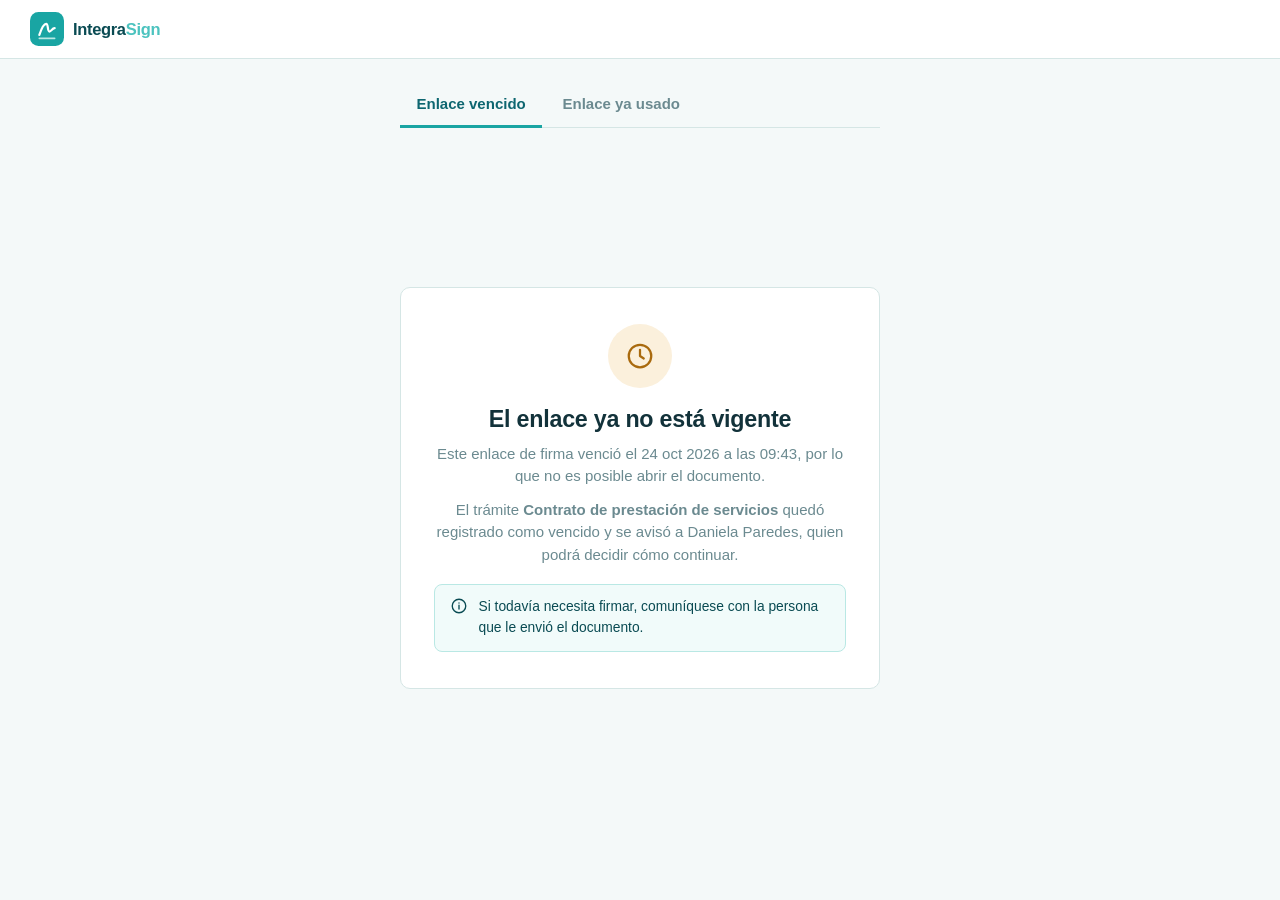
<file: 13-enlace-vencido.html>
<!DOCTYPE html>
<html lang="es">
<head>
  <meta charset="utf-8">
  <meta name="viewport" content="width=device-width, initial-scale=1">
  <title>Enlace vencido · IntegraSign</title>
  <link rel="stylesheet" href="css/estilos.css">
</head>
<body>
<header class="simple-top"><span id="marca"></span></header>

<div class="tabs" id="casos" style="max-width:480px;margin:1.6rem auto -1rem">
  <button class="tab active" type="button" data-c="vencido">Enlace vencido</button>
  <button class="tab" type="button" data-c="usado">Enlace ya usado</button>
</div>
<main class="centro" style="min-height:calc(100vh - 150px)">
  <section class="card mensaje" id="caso-vencido">
    <div class="gran"><svg class="ico" viewBox="0 0 24 24"><circle cx="12" cy="12" r="9"/><path d="M12 7v5l3 2"/></svg></div>
    <h1 style="margin-bottom:.6rem">El enlace ya no está vigente</h1>
    <p class="muted">Este enlace de firma venció el 24 oct 2026 a las 09:43, por lo que no es posible abrir el documento.</p>
    <p class="muted">El trámite <strong>Contrato de prestación de servicios</strong> quedó registrado como vencido y se avisó a Daniela Paredes, quien podrá decidir cómo continuar.</p>
    <div class="alert info" style="text-align:left;margin-top:1.2rem">
      <svg class="ico" viewBox="0 0 24 24"><circle cx="12" cy="12" r="9"/><path d="M12 11v5M12 8h.01"/></svg>
      <span>Si todavía necesita firmar, comuníquese con la persona que le envió el documento.</span>
    </div>
  </section>

  <section class="card mensaje hidden" id="caso-usado">
    <div class="gran" style="background:var(--info-bg);color:#1c6a86"><svg class="ico" viewBox="0 0 24 24"><path d="M10 14a4 4 0 0 0 5.7 0l3-3a4 4 0 0 0-5.7-5.7l-1 1M14 10a4 4 0 0 0-5.7 0l-3 3a4 4 0 0 0 5.7 5.7l1-1"/></svg></div>
    <h1 style="margin-bottom:.6rem">Este enlace ya se utilizó</h1>
    <p class="muted">Este enlace ya se utilizó y no se puede volver a abrir.</p>
    <div class="alert info" style="text-align:left;margin-top:1.2rem">
      <svg class="ico" viewBox="0 0 24 24"><circle cx="12" cy="12" r="9"/><path d="M12 11v5M12 8h.01"/></svg>
      <span>Cada enlace de firma es de un solo uso. Si cree que se trata de un error, comuníquese con la persona que le envió el documento.</span>
    </div>
  </section>
</main>

<script src="js/app.js"></script>
<script>
  document.getElementById('marca').innerHTML = MARCA;
  function ver(c) {
    document.getElementById('caso-vencido').classList.toggle('hidden', c !== 'vencido');
    document.getElementById('caso-usado').classList.toggle('hidden', c !== 'usado');
    document.querySelectorAll('#casos .tab').forEach(function (b) { b.classList.toggle('active', b.dataset.c === c); });
  }
  document.querySelectorAll('#casos .tab').forEach(function (b) { b.addEventListener('click', function () { ver(b.dataset.c); }); });
  if (/caso=usado/.test(location.search)) ver('usado');
</script>
</body>
</html>
</file>
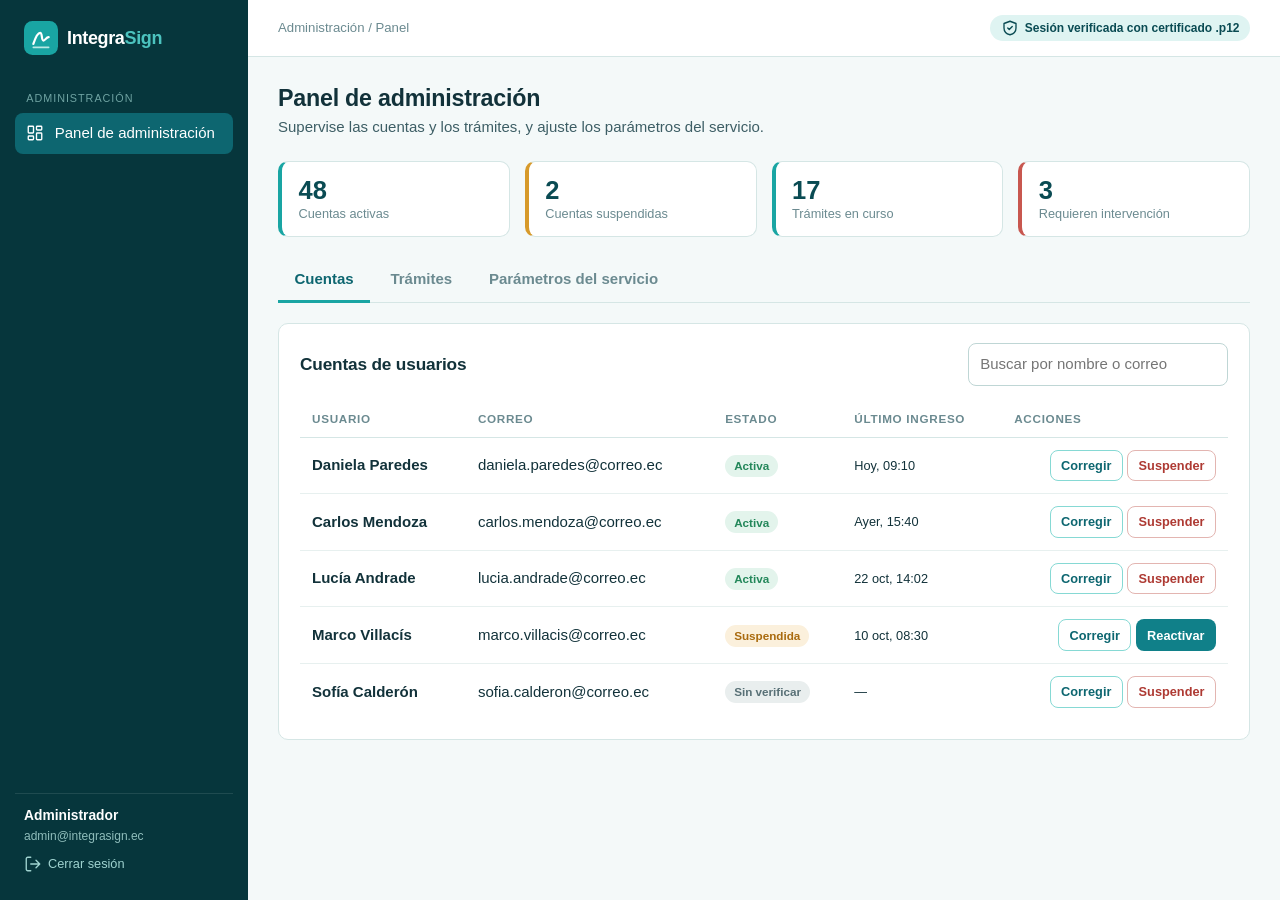
<file: 14-panel-administrador.html>
<!DOCTYPE html>
<html lang="es">
<head>
  <meta charset="utf-8">
  <meta name="viewport" content="width=device-width, initial-scale=1">
  <title>Panel de administración · IntegraSign</title>
  <link rel="stylesheet" href="css/estilos.css">
</head>
<body data-rol="admin" data-activo="panel" data-ruta="Administración / Panel">
<div class="app">
  <aside class="sidebar" id="menu"></aside>
  <div class="main">
    <header class="topbar" id="barra"></header>
    <main class="content">

      <div class="page-head">
        <div>
          <h1>Panel de administración</h1>
          <p>Supervise las cuentas y los trámites, y ajuste los parámetros del servicio.</p>
        </div>
      </div>

      <section class="stats">
        <div class="stat"><div class="n">48</div><div class="t">Cuentas activas</div></div>
        <div class="stat warn"><div class="n">2</div><div class="t">Cuentas suspendidas</div></div>
        <div class="stat"><div class="n">17</div><div class="t">Trámites en curso</div></div>
        <div class="stat bad"><div class="n">3</div><div class="t">Requieren intervención</div></div>
      </section>

      <div class="tabs" data-tabs="secciones">
        <button class="tab active" data-panel="s-cuentas" type="button">Cuentas</button>
        <button class="tab" data-panel="s-tramites" type="button">Trámites</button>
        <button class="tab" data-panel="s-parametros" type="button">Parámetros del servicio</button>
      </div>

      <div id="secciones">

        <section class="panel active" id="s-cuentas">
          <div class="card">
            <div class="card-title">
              <h2>Cuentas de usuarios</h2>
              <input class="input" style="width:260px" type="search" placeholder="Buscar por nombre o correo">
            </div>
            <table class="tabla">
              <thead><tr><th>Usuario</th><th>Correo</th><th>Estado</th><th>Último ingreso</th><th class="right">Acciones</th></tr></thead>
              <tbody id="cuentas">
                <tr><td class="doc">Daniela Paredes</td><td>daniela.paredes@correo.ec</td><td><span class="badge ok">Activa</span></td><td class="small">Hoy, 09:10</td>
                  <td class="right"><button class="btn btn-secondary btn-sm" type="button">Corregir</button> <button class="btn btn-danger btn-sm" type="button" data-alternar>Suspender</button></td></tr>
                <tr><td class="doc">Carlos Mendoza</td><td>carlos.mendoza@correo.ec</td><td><span class="badge ok">Activa</span></td><td class="small">Ayer, 15:40</td>
                  <td class="right"><button class="btn btn-secondary btn-sm" type="button">Corregir</button> <button class="btn btn-danger btn-sm" type="button" data-alternar>Suspender</button></td></tr>
                <tr><td class="doc">Lucía Andrade</td><td>lucia.andrade@correo.ec</td><td><span class="badge ok">Activa</span></td><td class="small">22 oct, 14:02</td>
                  <td class="right"><button class="btn btn-secondary btn-sm" type="button">Corregir</button> <button class="btn btn-danger btn-sm" type="button" data-alternar>Suspender</button></td></tr>
                <tr><td class="doc">Marco Villacís</td><td>marco.villacis@correo.ec</td><td><span class="badge warn">Suspendida</span></td><td class="small">10 oct, 08:30</td>
                  <td class="right"><button class="btn btn-secondary btn-sm" type="button">Corregir</button> <button class="btn btn-primary btn-sm" type="button" data-alternar>Reactivar</button></td></tr>
                <tr><td class="doc">Sofía Calderón</td><td>sofia.calderon@correo.ec</td><td><span class="badge gris">Sin verificar</span></td><td class="small">—</td>
                  <td class="right"><button class="btn btn-secondary btn-sm" type="button">Corregir</button> <button class="btn btn-danger btn-sm" type="button" data-alternar>Suspender</button></td></tr>
              </tbody>
            </table>
          </div>
        </section>

        <section class="panel" id="s-tramites">
          <div class="card">
            <div class="card-title">
              <h2>Trámites de la plataforma</h2>
              <select class="input" style="width:200px"><option>Todos</option><option>Requieren intervención</option><option>En curso</option></select>
            </div>
            <table class="tabla">
              <thead><tr><th>Documento</th><th>Solicitante</th><th>Estado</th><th>Observación</th></tr></thead>
              <tbody>
                <tr><td class="doc">Contrato de prestación de servicios</td><td>Daniela Paredes</td><td><span class="badge curso">En curso</span></td><td class="small muted">Turno de Lucía Andrade</td></tr>
                <tr><td class="doc">Autorización de compra</td><td>Daniela Paredes</td><td><span class="badge warn">Vencido</span></td><td class="small">Requiere intervención: enlace sin usar por 48 h</td></tr>
                <tr><td class="doc">Solicitud de reembolso</td><td>Daniela Paredes</td><td><span class="badge bad">Rechazado</span></td><td class="small">Requiere intervención: rechazo sin respuesta</td></tr>
                <tr><td class="doc">Informe técnico trimestral</td><td>Carlos Mendoza</td><td><span class="badge curso">En curso</span></td><td class="small muted">Turno de Marco Villacís</td></tr>
                <tr><td class="doc">Acta de reunión 14</td><td>Lucía Andrade</td><td><span class="badge ok">Concluido</span></td><td class="small muted">—</td></tr>
              </tbody>
            </table>
          </div>
        </section>

        <section class="panel" id="s-parametros">
          <div class="card" style="max-width:640px">
            <div class="card-title"><h2>Parámetros del servicio</h2></div>
            <div class="field">
              <label for="horas">Vigencia de los enlaces de firma (horas)</label>
              <input class="input" id="horas" type="number" value="48" min="1">
              <div class="hint">Pasado este tiempo el enlace caduca y el trámite se registra como vencido.</div>
            </div>
            <div class="grid-2">
              <div class="field">
                <label for="max-firm">Firmantes por trámite (máximo)</label>
                <input class="input" id="max-firm" type="number" value="5" min="1">
              </div>
              <div class="field">
                <label for="max-mb">Tamaño máximo del PDF (MB)</label>
                <input class="input" id="max-mb" type="number" value="20" min="1">
              </div>
            </div>
            <div class="row" style="justify-content:flex-end">
              <button class="btn btn-primary" type="button" id="guardar">Guardar cambios</button>
            </div>
          </div>
        </section>

      </div>
    </main>
  </div>
</div>

<script src="js/app.js"></script>
<script>
  document.getElementById('cuentas').addEventListener('click', function (e) {
    const b = e.target.closest('[data-alternar]'); if (!b) return;
    const fila = b.closest('tr'); const est = fila.querySelector('.badge');
    const suspender = b.textContent.trim() === 'Suspender';
    est.className = 'badge ' + (suspender ? 'warn' : 'ok'); est.textContent = suspender ? 'Suspendida' : 'Activa';
    b.className = 'btn btn-sm ' + (suspender ? 'btn-primary' : 'btn-danger'); b.textContent = suspender ? 'Reactivar' : 'Suspender';
    aviso(suspender ? 'La cuenta fue suspendida.' : 'La cuenta fue reactivada.');
  });
  document.getElementById('guardar').addEventListener('click', function () { aviso('Parámetros guardados.'); });
</script>
</body>
</html>
</file>
<file: css/estilos.css>
/* IntegraSign · prototipo de interfaz
   Hoja de estilos común a todas las pantallas */

:root {
  --c-950: #042a2f;
  --c-900: #06363c;
  --c-800: #0a4b53;
  --c-700: #0d6670;
  --c-600: #108089;
  --c-500: #19a5a3;
  --c-400: #4cc3bf;
  --c-300: #86d9d4;
  --c-200: #b9e8e4;
  --c-100: #dff4f2;
  --c-50:  #f1fbfa;

  --ink: #12323a;
  --ink-soft: #3d5e65;
  --muted: #6b8a90;
  --line: #d5e6e5;
  --paper: #ffffff;
  --bg: #f4f9f9;

  --ok: #23875a;
  --ok-bg: #e3f4ec;
  --warn: #a96a0e;
  --warn-bg: #fbf0dc;
  --bad: #ae3a33;
  --bad-bg: #f9e5e3;
  --info-bg: #e3f1f6;

  --radius: 8px;
  --font: "Segoe UI", "Helvetica Neue", Arial, system-ui, sans-serif;
}

* { box-sizing: border-box; }
html { font-size: 15px; }
body {
  margin: 0;
  font-family: var(--font);
  color: var(--ink);
  background: var(--bg);
  line-height: 1.5;
  -webkit-font-smoothing: antialiased;
}
h1, h2, h3, h4 { margin: 0; line-height: 1.25; font-weight: 600; letter-spacing: -0.01em; }
h1 { font-size: 1.55rem; }
h2 { font-size: 1.15rem; }
h3 { font-size: 1rem; }
p { margin: 0 0 .75rem; }
a { color: var(--c-700); text-decoration: none; }
a:hover { text-decoration: underline; }
svg { display: block; }
.ico { width: 18px; height: 18px; stroke: currentColor; fill: none; stroke-width: 1.8; stroke-linecap: round; stroke-linejoin: round; flex: none; }
.muted { color: var(--muted); }
.small { font-size: .85rem; }
.right { text-align: right; }
.row { display: flex; align-items: center; gap: .75rem; }
.row.between { justify-content: space-between; }
.row.wrap { flex-wrap: wrap; }
.stack > * + * { margin-top: 1rem; }
.hidden { display: none !important; }

/* ---------- marca ---------- */
.brand { display: flex; align-items: center; gap: .6rem; font-weight: 700; font-size: 1.2rem; letter-spacing: -.02em; }
.brand svg { width: 34px; height: 34px; }
.brand .sign { color: var(--c-400); }

/* ---------- botones ---------- */
.btn {
  display: inline-flex; align-items: center; justify-content: center; gap: .5rem;
  padding: .6rem 1.1rem; border-radius: var(--radius); border: 1px solid transparent;
  font: inherit; font-weight: 600; cursor: pointer; text-decoration: none !important;
  transition: background .15s, border-color .15s, color .15s;
}
.btn-primary { background: var(--c-600); color: #fff; }
.btn-primary:hover { background: var(--c-700); }
.btn-secondary { background: #fff; color: var(--c-700); border-color: var(--c-300); }
.btn-secondary:hover { background: var(--c-50); border-color: var(--c-500); }
.btn-ghost { background: transparent; color: var(--ink-soft); }
.btn-ghost:hover { background: var(--c-100); }
.btn-danger { background: #fff; color: var(--bad); border-color: #e3b5b1; }
.btn-danger:hover { background: var(--bad-bg); }
.btn-block { width: 100%; }
.btn-sm { padding: .35rem .7rem; font-size: .85rem; }
.btn[disabled] { opacity: .5; cursor: not-allowed; }

/* ---------- formularios ---------- */
.field { margin-bottom: 1.1rem; }
.field label { display: block; font-weight: 600; font-size: .88rem; margin-bottom: .3rem; color: var(--ink-soft); }
.input, select.input, textarea.input {
  width: 100%; padding: .6rem .75rem; font: inherit; color: var(--ink);
  background: #fff; border: 1px solid #bfd6d5; border-radius: var(--radius);
}
.input:focus { outline: 2px solid var(--c-300); border-color: var(--c-500); }
textarea.input { resize: vertical; min-height: 90px; }
.hint { font-size: .82rem; color: var(--muted); margin-top: .3rem; }
.check { display: flex; align-items: flex-start; gap: .55rem; font-size: .92rem; }
.check input { margin-top: .25rem; accent-color: var(--c-600); }
.grid-2 { display: grid; grid-template-columns: 1fr 1fr; gap: 1rem; }

/* ---------- pantallas de acceso ---------- */
.auth { min-height: 100vh; display: grid; grid-template-columns: minmax(340px, 5fr) 7fr; }
.auth-side {
  background:
    repeating-linear-gradient(135deg, rgba(255,255,255,.035) 0 2px, transparent 2px 22px),
    linear-gradient(160deg, var(--c-800), var(--c-950));
  color: #e4f6f5; padding: 3rem 3rem 2.5rem; display: flex; flex-direction: column; justify-content: space-between;
}
.auth-side .brand { color: #fff; font-size: 1.45rem; }
.auth-side h2 { font-size: 1.7rem; font-weight: 600; max-width: 20ch; margin: 3rem 0 1rem; color: #fff; }
.auth-side ul { list-style: none; padding: 0; margin: 0; }
.auth-side li { display: flex; gap: .7rem; padding: .55rem 0; color: #c4e6e4; }
.auth-side li .ico { color: var(--c-400); margin-top: .2rem; }
.auth-side .foot { font-size: .82rem; color: #8fbdbb; }
.auth-main { display: flex; align-items: center; justify-content: center; padding: 2.5rem 1.5rem; }
.auth-card { width: 100%; max-width: 430px; }
.auth-card h1 { margin-bottom: .35rem; }
.auth-card > p.lead { color: var(--ink-soft); margin-bottom: 1.6rem; }
.auth-links { margin-top: 1.4rem; text-align: center; font-size: .92rem; color: var(--ink-soft); }
.nota-proto {
  margin-top: 1.6rem; padding: .7rem .9rem; font-size: .82rem; color: var(--c-800);
  background: var(--c-50); border: 1px dashed var(--c-400); border-radius: var(--radius);
}

.otp { display: flex; gap: .6rem; justify-content: space-between; margin: .4rem 0 1rem; }
.otp input {
  width: 100%; max-width: 3.4rem; text-align: center; font-size: 1.5rem; font-weight: 600; padding: .6rem 0;
  border: 1px solid #bfd6d5; border-radius: var(--radius); color: var(--c-800);
}
.otp input:focus { outline: 2px solid var(--c-300); border-color: var(--c-500); }

/* ---------- estructura con menú lateral ---------- */
.app { display: grid; grid-template-columns: 248px 1fr; min-height: 100vh; }
.sidebar { background: var(--c-900); color: #cde8e6; padding: 1.4rem 1rem; display: flex; flex-direction: column; position: sticky; top: 0; height: 100vh; }
.sidebar .brand { color: #fff; padding: 0 .6rem 1.4rem; }
.nav { display: flex; flex-direction: column; gap: .15rem; }
.nav .nav-title { font-size: .72rem; text-transform: uppercase; letter-spacing: .09em; color: #6fa3a2; padding: .9rem .75rem .35rem; }
.nav a {
  display: flex; align-items: center; gap: .7rem; padding: .6rem .75rem; border-radius: var(--radius);
  color: #cde8e6; font-weight: 500; text-decoration: none;
}
.nav a:hover { background: rgba(255,255,255,.07); }
.nav a.active { background: var(--c-700); color: #fff; }
.sidebar .user { margin-top: auto; padding: .8rem .6rem 0; border-top: 1px solid rgba(255,255,255,.1); }
.sidebar .user .name { color: #fff; font-weight: 600; font-size: .92rem; }
.sidebar .user .umail { font-size: .8rem; color: #8fbdbb; }
.sidebar .user a { display: inline-flex; gap: .4rem; align-items: center; margin-top: .6rem; font-size: .85rem; color: #9fd3d0; }
.main { min-width: 0; }
.topbar {
  display: flex; align-items: center; justify-content: space-between; gap: 1rem;
  padding: 1rem 2rem; background: #fff; border-bottom: 1px solid var(--line);
}
.topbar .crumbs { color: var(--muted); font-size: .88rem; }
.chip-verif {
  display: inline-flex; align-items: center; gap: .4rem; padding: .25rem .7rem; border-radius: 99px;
  background: var(--c-100); color: var(--c-800); font-size: .8rem; font-weight: 600;
}
.content { padding: 1.8rem 2rem 3rem; max-width: 1180px; }
.page-head { display: flex; align-items: flex-start; justify-content: space-between; gap: 1rem; margin-bottom: 1.5rem; }
.page-head p { color: var(--ink-soft); margin: .25rem 0 0; }

/* ---------- tarjetas, tablas, etiquetas ---------- */
.card { background: var(--paper); border: 1px solid var(--line); border-radius: 10px; padding: 1.3rem 1.4rem; }
.card + .card { margin-top: 1.1rem; }
.card-title { display: flex; align-items: center; justify-content: space-between; margin-bottom: 1rem; }
.card-title .num {
  display: inline-grid; place-items: center; width: 1.6rem; height: 1.6rem; border-radius: 50%;
  background: var(--c-600); color: #fff; font-size: .82rem; margin-right: .6rem;
}
.stats { display: grid; grid-template-columns: repeat(4, 1fr); gap: 1rem; margin-bottom: 1.4rem; }
.stat { background: #fff; border: 1px solid var(--line); border-left: 4px solid var(--c-500); border-radius: 10px; padding: .9rem 1.1rem; }
.stat .n { font-size: 1.7rem; font-weight: 700; color: var(--c-800); line-height: 1.1; }
.stat .t { font-size: .85rem; color: var(--muted); }
.stat.warn { border-left-color: #d79a2b; }
.stat.bad { border-left-color: #c8574f; }
.stat.ok { border-left-color: var(--ok); }

table.tabla { width: 100%; border-collapse: collapse; }
.tabla th { text-align: left; font-size: .78rem; text-transform: uppercase; letter-spacing: .06em; color: var(--muted); padding: .6rem .8rem; border-bottom: 1px solid var(--line); font-weight: 600; }
.tabla td { padding: .8rem .8rem; border-bottom: 1px solid #e7f0ef; vertical-align: middle; }
.tabla tr:last-child td { border-bottom: 0; }
.tabla tbody tr:hover { background: var(--c-50); }
.tabla .doc { font-weight: 600; color: var(--ink); }
.tabla .doc small { display: block; font-weight: 400; color: var(--muted); }

.badge { display: inline-block; padding: .15rem .6rem; border-radius: 99px; font-size: .78rem; font-weight: 600; white-space: nowrap; }
.badge.curso { background: var(--info-bg); color: #1c6a86; }
.badge.ok { background: var(--ok-bg); color: var(--ok); }
.badge.warn { background: var(--warn-bg); color: var(--warn); }
.badge.bad { background: var(--bad-bg); color: var(--bad); }
.badge.gris { background: #e9eeee; color: #587076; }

.avatars { display: flex; }
.av {
  display: inline-grid; place-items: center; width: 28px; height: 28px; border-radius: 50%;
  background: var(--c-200); color: var(--c-900); font-size: .72rem; font-weight: 700; border: 2px solid #fff; margin-left: -6px;
}
.avatars .av:first-child { margin-left: 0; }
.av.done { background: var(--c-600); color: #fff; }
.progress { height: 6px; background: #e1eeed; border-radius: 99px; overflow: hidden; min-width: 90px; }
.progress span { display: block; height: 100%; background: var(--c-500); }

.tabs { display: flex; gap: .25rem; border-bottom: 1px solid var(--line); margin-bottom: 1.3rem; }
.tab {
  padding: .65rem 1.1rem; font: inherit; font-weight: 600; color: var(--muted); background: none; border: 0;
  border-bottom: 3px solid transparent; cursor: pointer; margin-bottom: -1px;
}
.tab:hover { color: var(--c-700); }
.tab.active { color: var(--c-700); border-bottom-color: var(--c-500); }
.panel { display: none; }
.panel.active { display: block; }

.alert { display: flex; gap: .7rem; padding: .8rem 1rem; border-radius: var(--radius); font-size: .92rem; }
.alert.info { background: var(--c-50); border: 1px solid var(--c-200); color: var(--c-800); }
.alert.warn { background: var(--warn-bg); border: 1px solid #ecd3a0; color: #6b4608; }
.alert.bad { background: var(--bad-bg); border: 1px solid #ecc2be; color: #7a2a25; }
.alert.ok { background: var(--ok-bg); border: 1px solid #b9dfca; color: #17603f; }

.dropzone {
  display: flex; flex-direction: column; align-items: center; gap: .35rem; text-align: center;
  padding: 1.6rem 1rem; border: 2px dashed var(--c-300); border-radius: 10px; background: var(--c-50); color: var(--ink-soft); cursor: pointer;
}
.dropzone:hover { background: var(--c-100); border-color: var(--c-500); }
.dropzone .ico { width: 30px; height: 30px; color: var(--c-600); }
.dropzone strong { color: var(--c-800); }
.file-ok {
  display: flex; align-items: center; gap: .8rem; padding: .7rem .9rem; border: 1px solid var(--c-200);
  background: #fff; border-radius: var(--radius);
}
.file-ok .tipo { display: grid; place-items: center; width: 38px; height: 44px; background: #fbeceb; color: var(--bad); font-weight: 700; font-size: .7rem; border-radius: 4px; }
.file-ok .tipo.p12 { background: var(--c-100); color: var(--c-800); }
.file-ok .meta { flex: 1; }
.file-ok .meta small { display: block; color: var(--muted); }

/* ---------- lista de firmantes ---------- */
.signers { list-style: none; margin: 0; padding: 0; }
.signer { display: grid; grid-template-columns: 34px 1.2fr 1.6fr auto; gap: .7rem; align-items: center; padding: .7rem 0; border-bottom: 1px solid #e7f0ef; }
.signer:last-child { border-bottom: 0; }
.signer .ord { display: grid; place-items: center; width: 28px; height: 28px; border-radius: 50%; background: var(--c-600); color: #fff; font-weight: 700; font-size: .85rem; }
.signer .acciones { display: flex; gap: .2rem; }
.icon-btn { display: inline-grid; place-items: center; width: 32px; height: 32px; border: 0; border-radius: 6px; background: transparent; color: var(--ink-soft); cursor: pointer; }
.icon-btn:hover { background: var(--c-100); color: var(--c-800); }
.seg { display: inline-flex; border: 1px solid var(--c-300); border-radius: var(--radius); overflow: hidden; }
.seg label { padding: .5rem 1rem; cursor: pointer; font-weight: 600; font-size: .9rem; color: var(--ink-soft); background: #fff; }
.seg input { display: none; }
.seg input:checked + span { background: var(--c-600); color: #fff; }
.seg span { display: block; padding: .5rem 1rem; }
.seg label { padding: 0; }

/* ---------- línea de turnos ---------- */
.timeline { list-style: none; margin: 0; padding: 0; position: relative; }
.timeline li { position: relative; padding: 0 0 1.5rem 3rem; }
.timeline li::before { content: ""; position: absolute; left: 15px; top: 32px; bottom: 0; width: 2px; background: var(--line); }
.timeline li:last-child { padding-bottom: 0; }
.timeline li:last-child::before { display: none; }
.timeline .dot {
  position: absolute; left: 0; top: 0; width: 32px; height: 32px; border-radius: 50%; display: grid; place-items: center;
  background: #fff; border: 2px solid var(--line); color: var(--muted); font-weight: 700; font-size: .85rem;
}
.timeline .done .dot { background: var(--c-600); border-color: var(--c-600); color: #fff; }
.timeline .turn .dot { border-color: var(--c-500); color: var(--c-700); box-shadow: 0 0 0 4px var(--c-100); }
.timeline .rej .dot { background: var(--bad); border-color: var(--bad); color: #fff; }
.timeline .exp .dot { background: var(--warn); border-color: var(--warn); color: #fff; }
.timeline .who { font-weight: 600; }
.timeline .when { font-size: .85rem; color: var(--muted); }

/* ---------- vista de documento (maqueta de una hoja PDF) ---------- */
.visor { background: #dbe8e7; border: 1px solid var(--line); border-radius: 10px; padding: 1.4rem; display: flex; flex-direction: column; align-items: center; gap: 1rem; }
.visor-bar { width: 100%; display: flex; justify-content: space-between; align-items: center; font-size: .85rem; color: var(--ink-soft); }
.hoja { width: 100%; max-width: 520px; aspect-ratio: 1 / 1.3; background: #fff; box-shadow: 0 2px 10px rgba(6,54,60,.18); padding: 2.2rem 2.4rem; position: relative; overflow: hidden; }
.hoja h4 { text-align: center; font-size: .9rem; letter-spacing: .08em; margin-bottom: 1.2rem; }
.hoja .ln { height: 7px; background: #e4ecec; border-radius: 3px; margin-bottom: .55rem; }
.hoja .ln.s { width: 78%; } .hoja .ln.m { width: 90%; } .hoja .ln.x { width: 55%; }
.hoja .gap { height: .9rem; }
.hoja .firmas { position: absolute; left: 2.4rem; right: 2.4rem; bottom: 2rem; display: grid; grid-template-columns: repeat(3, 1fr); gap: 1rem; }
.firma-box { border-top: 1px solid #8aa3a6; padding-top: .35rem; font-size: .7rem; text-align: center; color: var(--ink-soft); min-height: 64px; position: relative; }
.firma-box .trazo { font-family: "Segoe Script", "Brush Script MT", "Lucida Handwriting", cursive; font-size: 1.05rem; white-space: nowrap; color: #1b3f6b; position: absolute; left: 0; right: 0; top: -28px; transform: rotate(-4deg); }
.firma-box .sello { position: absolute; left: 50%; top: -34px; transform: translateX(-50%); font-size: .6rem; color: var(--c-700); border: 1.5px solid var(--c-500); border-radius: 4px; padding: 2px 6px; background: rgba(255,255,255,.85); line-height: 1.2; }
.firma-box.pend { color: #9bb2b5; }
.visor-paginas { font-size: .85rem; color: var(--ink-soft); }

/* ---------- ventana de correo simulada ---------- */
.mail { max-width: 720px; margin: 2.5rem auto; background: #fff; border: 1px solid var(--line); border-radius: 10px; overflow: hidden; box-shadow: 0 6px 24px rgba(6,54,60,.08); }
.mail-head { background: #eef6f6; padding: 1rem 1.4rem; border-bottom: 1px solid var(--line); font-size: .9rem; }
.mail-head dl { margin: 0; display: grid; grid-template-columns: 80px 1fr; gap: .15rem .6rem; }
.mail-head dt { color: var(--muted); }
.mail-head dd { margin: 0; }
.mail-body { padding: 1.8rem 2rem 2rem; }
.mail-body .logo-line { display: flex; align-items: center; gap: .5rem; color: var(--c-800); font-weight: 700; margin-bottom: 1.2rem; }
.mail-body .logo-line svg { width: 28px; height: 28px; }
.mail-resumen { background: var(--c-50); border: 1px solid var(--c-200); border-radius: 8px; padding: .9rem 1.1rem; margin: 1.1rem 0 1.5rem; font-size: .92rem; }
.mail-resumen div { display: flex; justify-content: space-between; gap: 1rem; padding: .15rem 0; }
.mail-resumen span:first-child { color: var(--muted); }

/* ---------- pantalla simple de acceso por enlace ---------- */
.simple-top { background: #fff; border-bottom: 1px solid var(--line); padding: .8rem 2rem; display: flex; align-items: center; justify-content: space-between; }
.simple-top .brand { color: var(--c-800); font-size: 1.1rem; }
.link-info { font-size: .85rem; color: var(--ink-soft); display: flex; align-items: center; gap: .4rem; }
.cols { display: grid; grid-template-columns: 1.5fr 1fr; gap: 1.4rem; align-items: start; }
.centro { min-height: calc(100vh - 62px); display: flex; align-items: center; justify-content: center; padding: 2rem; }
.mensaje { max-width: 480px; text-align: center; padding: 2.4rem 2.2rem; }
.mensaje .gran { width: 64px; height: 64px; margin: 0 auto 1.1rem; border-radius: 50%; display: grid; place-items: center; background: var(--warn-bg); color: var(--warn); }
.mensaje .gran .ico { width: 30px; height: 30px; }

/* ---------- comparación de firma manuscrita ---------- */
.compara { display: grid; grid-template-columns: 1fr 1fr; gap: .9rem; }
.compara figure { margin: 0; }
.compara figcaption { font-size: .8rem; color: var(--muted); margin-top: .3rem; text-align: center; }
.foto { height: 110px; border-radius: 8px; display: grid; place-items: center; border: 1px solid var(--line); font-family: "Segoe Script", "Brush Script MT", "Lucida Handwriting", cursive; font-size: 1.9rem; color: #243b66; transform-origin: center; }
.foto.sucia { background: linear-gradient(100deg, #d9d2bd, #eae4d1 40%, #cfc8b0); filter: contrast(.9); }
.foto.limpia { background: repeating-conic-gradient(#f1f6f6 0 25%, #fff 0 50%) 0 0 / 14px 14px; }

/* ---------- ventana modal y aviso ---------- */
.overlay { position: fixed; inset: 0; background: rgba(4,42,47,.55); display: none; align-items: center; justify-content: center; z-index: 50; padding: 1rem; }
.overlay.open { display: flex; }
.modal { background: #fff; border-radius: 12px; width: 100%; max-width: 480px; padding: 1.6rem; box-shadow: 0 20px 50px rgba(0,0,0,.3); }
.modal h2 { margin-bottom: .4rem; }
.modal .acciones { display: flex; justify-content: flex-end; gap: .6rem; margin-top: 1.2rem; }
.toast { position: fixed; right: 1.4rem; bottom: 1.4rem; background: var(--c-900); color: #fff; padding: .8rem 1.1rem; border-radius: 8px; box-shadow: 0 8px 24px rgba(0,0,0,.25); display: none; z-index: 60; max-width: 340px; }
.toast.show { display: block; }

/* ---------- mapa de pantallas ---------- */
.mapa { max-width: 1100px; margin: 0 auto; padding: 2.5rem 1.5rem 4rem; }
.mapa h1 { margin: 1rem 0 .3rem; }
.mapa .grupo { margin-top: 2rem; }
.mapa .grupo h2 { color: var(--c-800); border-bottom: 2px solid var(--c-200); padding-bottom: .4rem; margin-bottom: .9rem; }
.mapa .lista { display: grid; grid-template-columns: repeat(auto-fill, minmax(240px, 1fr)); gap: .8rem; }
.mapa .lista a { display: block; background: #fff; border: 1px solid var(--line); border-radius: 10px; padding: .9rem 1rem; color: var(--ink); text-decoration: none; }
.mapa .lista a:hover { border-color: var(--c-500); background: var(--c-50); }
.mapa .lista b { color: var(--c-700); margin-right: .35rem; }
.mapa .lista small { display: block; color: var(--muted); margin-top: .15rem; }

@media (max-width: 960px) {
  .auth { grid-template-columns: 1fr; }
  .auth-side { display: none; }
  .app { grid-template-columns: 1fr; }
  .sidebar { position: static; height: auto; }
  .stats { grid-template-columns: repeat(2, 1fr); }
  .cols { grid-template-columns: 1fr; }
  .signer { grid-template-columns: 34px 1fr; }
  .content { padding: 1.2rem; }
}

.av.bad { background: var(--bad); color: #fff; }
.content > .page-head + .tabs { margin-top: 0; }

.field label.dropzone { display: flex; font-weight: 400; font-size: inherit; margin: 0; color: var(--ink-soft); }
</file>
